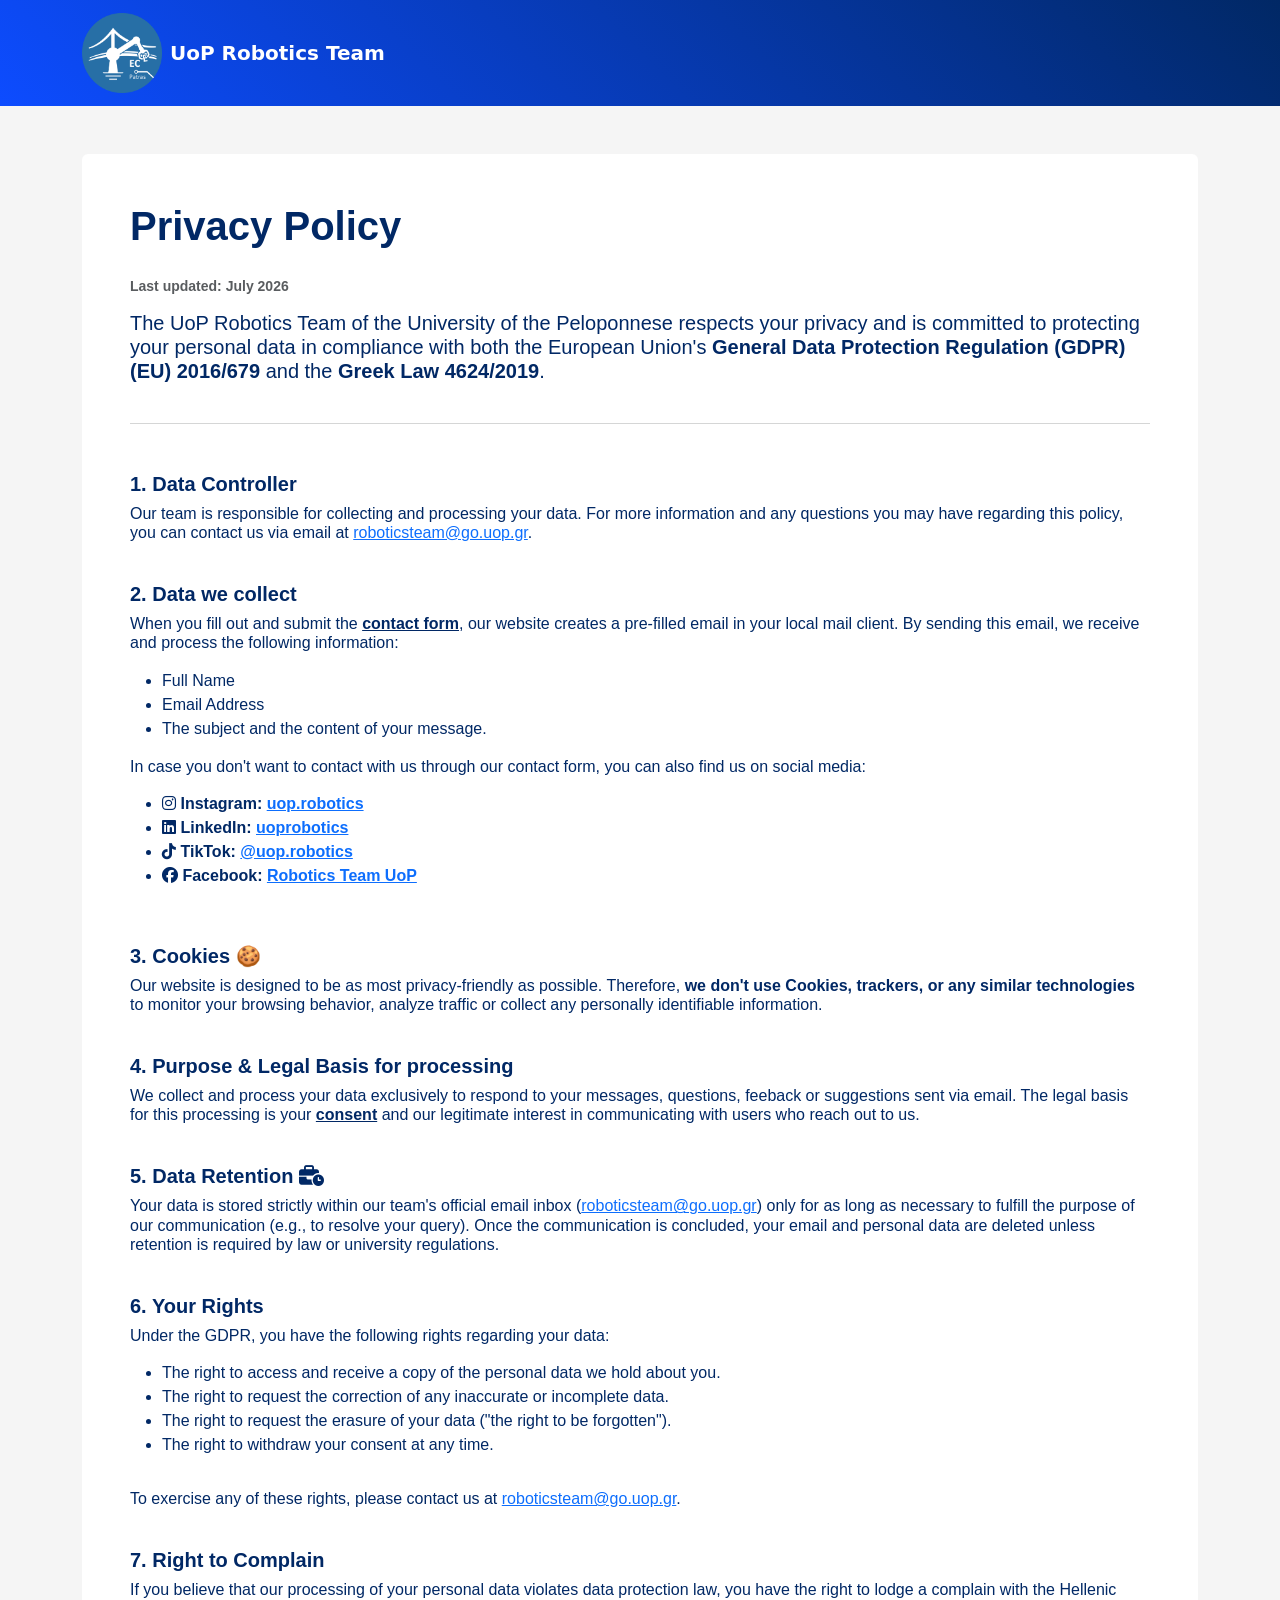
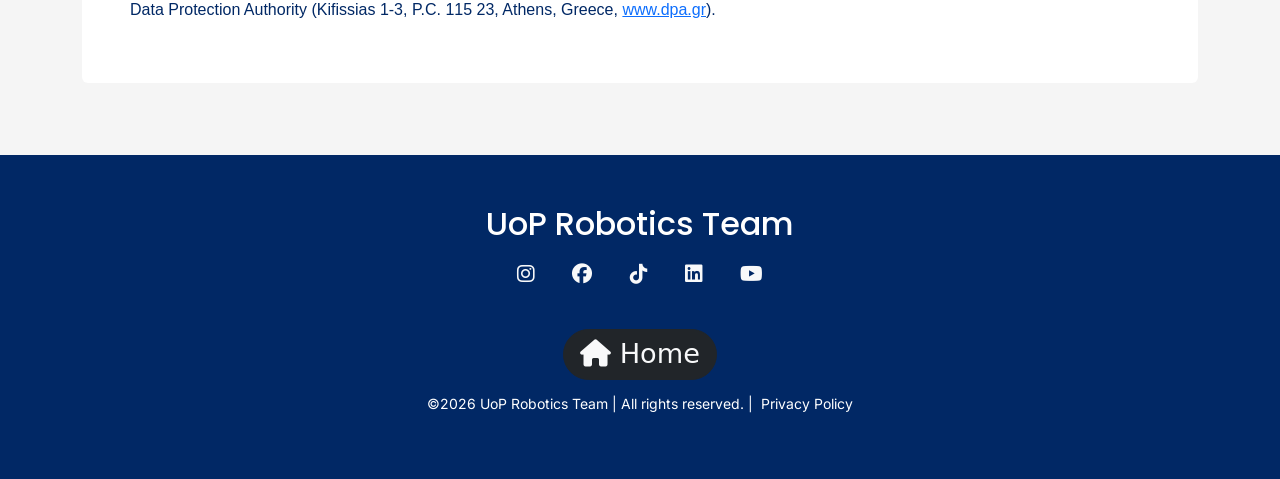
<file: privacy_policy.html>
<!DOCTYPE html>
<html lang="en" data-bs-theme="light">
    <head>
        <meta charset="UTF-8">
        <meta name="viewport" content="width=device-width, initial-scale=1.0">
        <title>Privacy Policy | UoP Robotics Team</title>
        <link rel="icon" href="assets/images/Robotics_Logo.png" type="image/x-icon">
        <!--Fonts-->
        <link rel="stylesheet" href="style.css">
        <link rel="preconnect" href="https://fonts.googleapis.com">
        <link rel="preconnect" href="https://fonts.gstatic.com" crossorigin>
        <link href="https://fonts.googleapis.com/css2?family=Inter:wght@300;400;500&family=Poppins:wght@500;600;700;800&display=swap" rel="stylesheet">
        <!--Bootstrap CSS-->
        <link href="https://cdn.jsdelivr.net/npm/bootstrap@5.3.3/dist/css/bootstrap.min.css" rel="stylesheet">
        <!--FontAwesome-->
        <link rel="stylesheet" href="https://cdnjs.cloudflare.com/ajax/libs/font-awesome/6.4.0/css/all.min.css">
        <script src="https://cdn.jsdelivr.net/npm/bootstrap@5.3.3/dist/js/bootstrap.bundle.min.js"></script>
        <script src="index.js" defer></script>
    </head>
    <body data-bs-spy="scroll" data-bs-target="#navBar">
        <header>
            <nav class="navbar navbar-expand-lg navbar-dark sticky-top reveal" id="navBarPrivacy">
                <div class="container">
                    <a href="index.html" class="navbar-brand d-flex align-items-center">
                        <img src="assets/images/Robotics_Logo.png" alt="Logo" width="80" height="80" class="me-2">
                        <span class="text-white fw-bold text-medium">UoP Robotics Team</span>
                    </a>
                </div>
            </nav>
        </header>
        <main class="reveal">
            <section class="py-5" id="privacy-policy">
                <div class="container my-4 max-width-800 mt-0">
                    <div class="card shadow-md border-0 p-4 p-md-5" id="privacyCard">
                        <h1 class="text-start border-bootom pb-1 mb-4 fw-bold fs-large">Privacy Policy</h1>
                        <p class="text-muted small fw-bold">Last updated: July 2026</p>
                        <p class="lead text-start">
                            The UoP Robotics Team of the University of the Peloponnese respects your privacy and is committed to protecting your personal data 
                            in compliance with both the European Union's <strong class="fw-semibold">General Data Protection Regulation (GDPR) (EU) 2016/679</strong>
                            and the <strong class="fw-semibold">Greek Law 4624/2019</strong>.
                        </p>
                        <hr class="my-4 text-muted">
                        <h3 class="h5 text-start mt-4 fw-semibold">1. Data Controller</h3>
                        <p class="text-start">
                            Our team is responsible for collecting and processing your data. For more information and any questions you may have regarding this policy, you can contact us via email at <a href="mailto:roboticsteam@go.uop.gr">roboticsteam@go.uop.gr</a>.
                        </p>
                        <h3 class="h5 text-start mt-4 fw-semibold">2. Data we collect</h3>
                        <p class="text-start">When you fill out and submit the <strong class="fw-semibold text-decoration-underline">contact form</strong>, our website creates a pre-filled email in your local mail client. By sending this email, we receive and process the following information:</p>
                        <ul class="text-start">
                            <li class="text-start">Full Name</li>
                            <li class="text-start">Email Address</li>
                            <li class="text-start">The subject and the content of your message.</li>
                        </ul>
                        <p class="text-start">
                            In case you don't want to contact with us through our contact form, you can also find us on social media:
                            <ul class="text-start">
                                <li class="fw-semibold"><i class="fa-brands fa-instagram"></i> Instagram: <a href="https://www.instagram.com/uop.robotics?igsh=MWQ4ZG8xd3BpeXg2ZQ==" title="Visit our Instagram page" rel="noopener noreferrer" target="_blank" class="text-primary">uop.robotics</a></li>
                                <li class="fw-semibold"><i class="fa-brands fa-linkedin"></i> LinkedIn: <a href="https://www.linkedin.com/company/uoprobotics/" title="Visit our LinkedIn page" rel="noopener noreferrer" target="_blank" class="text-primary">uoprobotics</a></li>
                                <li class="fw-semibold"><i class="fa-brands fa-tiktok"></i> TikTok: <a href="https://www.tiktok.com/@uoprobotics?_r=1&_t=ZN-968JbPu5ASk" title="Visit our TikTok page" rel="noopener noreferrer" target="_blank" class="text-primary">@uop.robotics</a></li>
                                <li class="fw-semibold"><i class="fa-brands fa-facebook"></i> Facebook: <a href="https://www.facebook.com/share/12LtqVcZXnQ/" title="Visit our Facebook page" rel="noopener noreferrer" target="_blank" class="text-primary">Robotics Team UoP</a></li>
                            </ul>
                        </p>
                        <h3 class="h5 text-start mt-4 fw-semibold">3. Cookies 🍪</h3>
                        <p class="text-start">
                            Our website is designed to be as most privacy-friendly as possible. Therefore, <strong class="fw-semibold">we don't use Cookies, trackers, or any similar technologies</strong> to 
                            monitor your browsing behavior, analyze traffic or collect any personally identifiable information.
                        </p>
                        <h3 class="h5 text-start mt-4 fw-semibold">4. Purpose & Legal Basis for processing</h3>
                        <p class="text-start">
                            We collect and process your data exclusively to respond to your messages, questions, feeback or suggestions 
                            sent via email. The legal basis for this processing is your <strong class="fw-semibold text-decoration-underline">
                            consent</strong> and our legitimate interest in communicating with users who reach out to us.
                        </p>
                        <h3 class="h5 text-start mt-4 fw-semibold">5. Data Retention <i class="fa-solid fa-business-time"></i></h3>
                        <p class="text-start">
                            Your data is stored strictly within our team's official email inbox (<a href="mailto:roboticsteam@go.uop.gr">roboticsteam@go.uop.gr</a>)
                            only for as long as necessary to fulfill the purpose of our communication (e.g., to resolve your query). Once the communication is concluded, your email and personal data are deleted
                            unless retention is required by law or university regulations.
                        </p>
                        <h3 class="h5 text-start mt-4 fw-semibold">6. Your Rights</h3>
                        <p class="text-start">
                           Under the GDPR, you have the following rights regarding your data:
                           <ul class="text-start">
                                <li>The right to access and receive a copy of the personal data we hold about you.</li>
                                <li>The right to request the correction of any inaccurate or incomplete data.</li>
                                <li>The right to request the erasure of your data ("the right to be forgotten").</li>
                                <li>The right to withdraw your consent at any time.</li>
                           </ul>
                        </p>
                        <p class="text-start">
                            To exercise any of these rights, please contact us at <a href="mailto:roboticsteam@go.uop.gr">roboticsteam@go.uop.gr</a>.
                        </p>
                        <h3 class="h5 text-start mt-4 fw-semibold">7. Right to Complain</h3>
                        <p class="text-start">
                            If you believe that our processing of your personal data violates data protection law, you have the right to lodge a complain
                            with the Hellenic Data Protection Authority (Kifissias 1-3, P.C. 115 23, Athens, Greece, <a href="https://www.dpa.gr" target="_blank" rel="noopener" class="text-primary">www.dpa.gr</a>).
                        </p>
                    </div>
                </div>
            </section>
        </main>
        <!--Footer Section-->
        <footer id="footer">
           <div class="container text-center">
                <div class="mb-4 text-white">
                    <h2>UoP Robotics Team</h2>
                    <a href="https://www.instagram.com/uop.robotics?igsh=MWQ4ZG8xd3BpeXg2ZQ==" title="Visit our Instagram page" rel="noopener noreferrer" target="_blank" class="btn btn-outline-primary btn-lg border-0"><i class="fa-brands fa-instagram" id="instagram"></i></a>
                    <a href="https://www.facebook.com/share/12LtqVcZXnQ/" title="Visit our Facebook page" rel="noopener noreferrer" target="_blank" class="btn btn-outline-primary btn-lg border-0"><i class="fa-brands fa-facebook" id="facebook"></i></a>
                    <a href="https://www.tiktok.com/@uoprobotics?_r=1&_t=ZN-968JbPu5ASk" title="Visit our TikTok page" rel="noopener noreferrer" target="_blank" class="btn btn-outline-primary btn-lg border-0"><i class="fa-brands fa-tiktok" id="tiktok"></i></a>
                    <a href="https://www.linkedin.com/company/uoprobotics/" title="Visit our LinkedIn page" rel="noopener noreferrer" target="_blank" class="btn btn-outline-primary btn-lg border-0"><i class="fa-brands fa-linkedin" id="linkedin"></i></a>
                    <a href="https://www.youtube.com/@UoPRoboticsTeam" title="Visit our Youtube channel" rel="noopener noreferrer" target="_blank" class="btn btn-outline-primary btn-lg border-0"><i class="fa-brands fa-youtube" id="youtube"></i></a>
                </div>
                <a href="index.html" id="backHome" class="btn btn-sm mt-2 text-center align-items-center small gap-2 rounded-pill px-3 btn-primary mb-3 bg-dark btn-outline-dark text-light"><i class="fas fa-home"></i> Home</a>
                <p class="text-white small">&copy;2026 UoP Robotics Team | All rights reserved. | <a href="privacy_policy.html" class="text-white text-decoration-none ms-1">Privacy Policy</a></p>
            </div>            
        </footer>          
    </body>
</html>
</file>
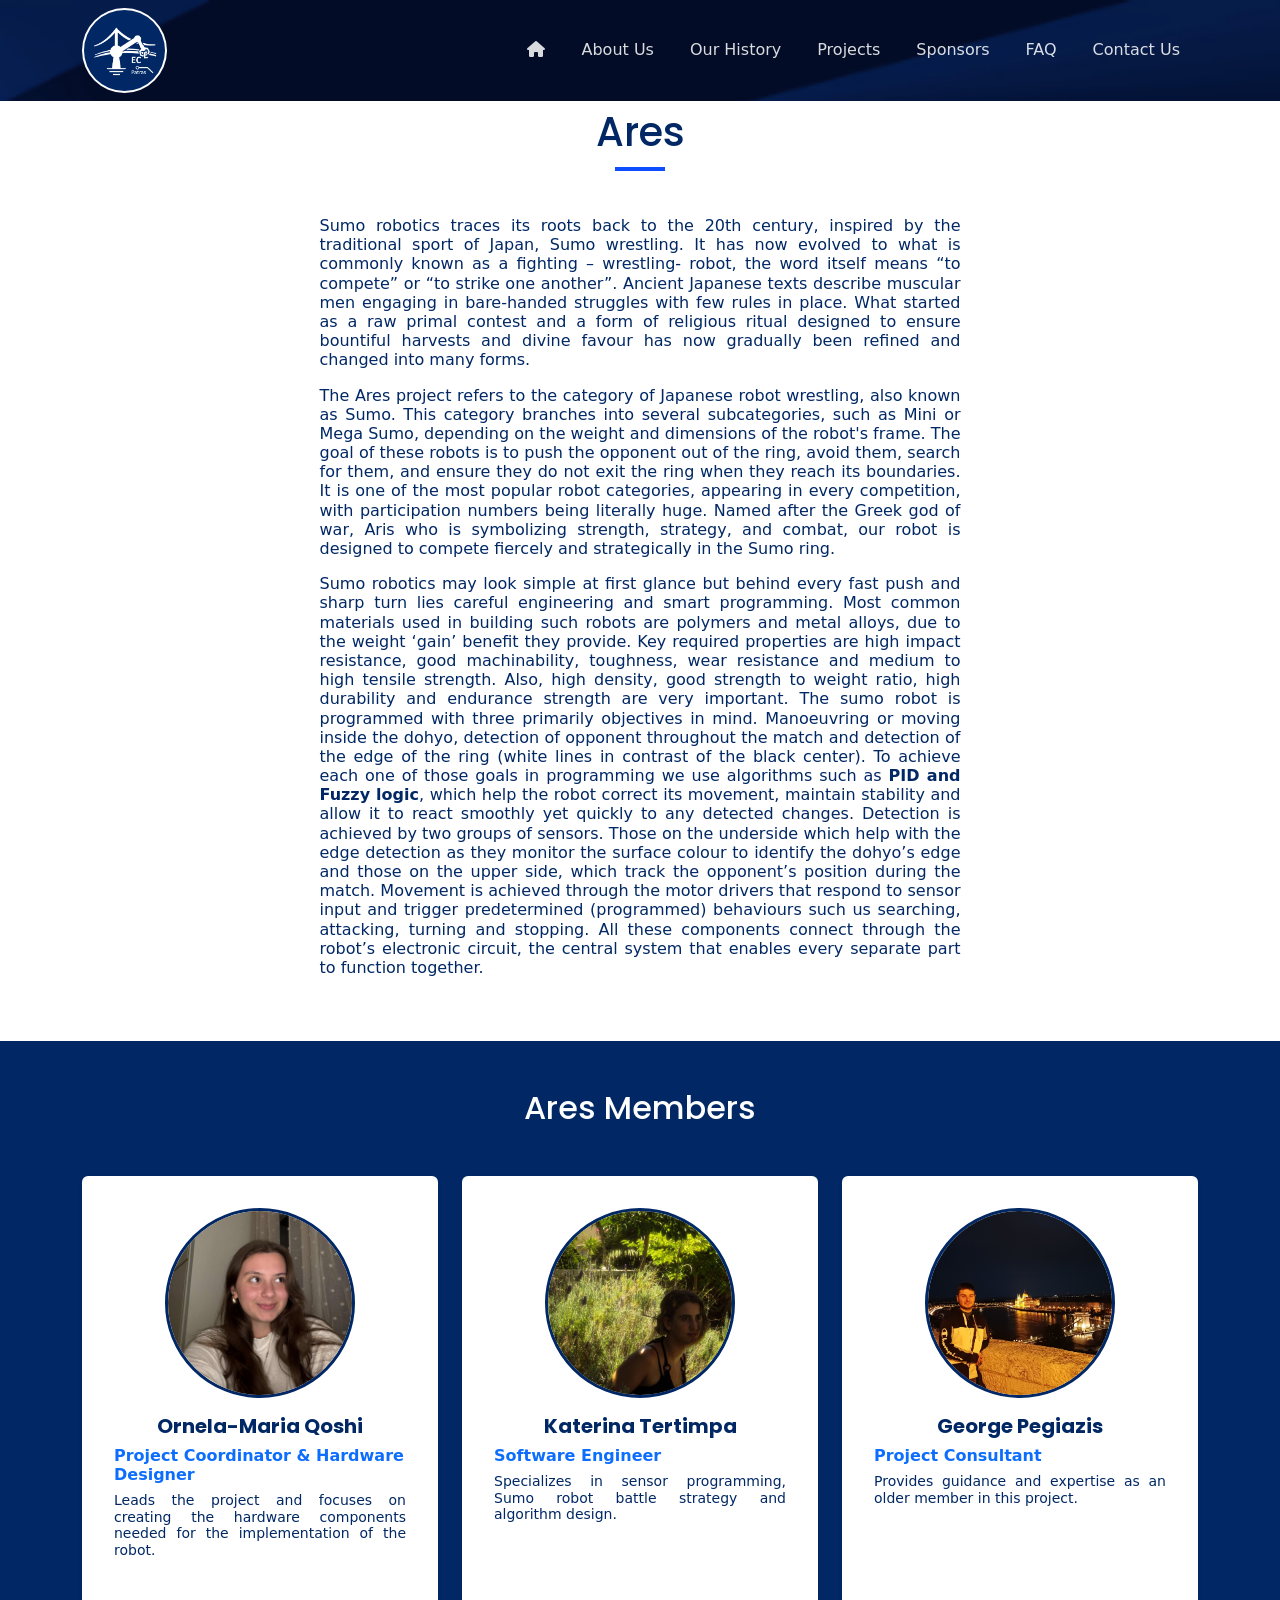
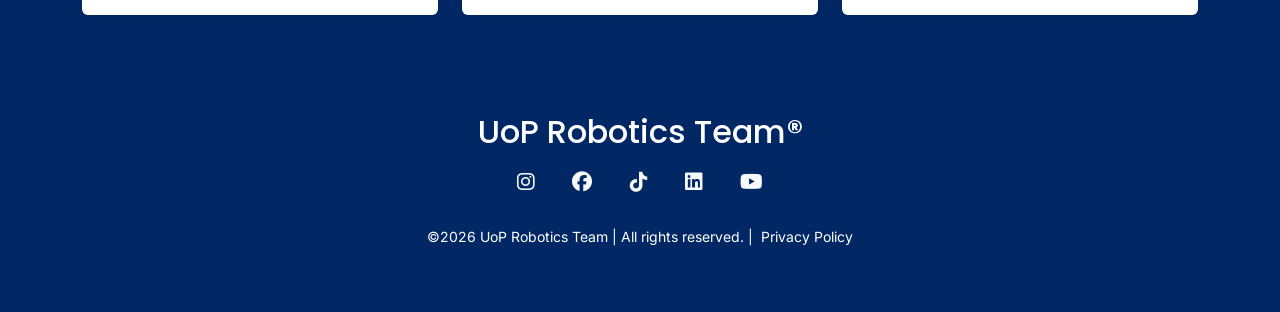
<file: projects/ares.html>
<!DOCTYPE html>
<html lang="en" data-bs-theme="light">
    <head>
        <meta charset="UTF-8">
        <meta name="viewport" content="width=device-width, initial-scale=1.0">
        <title>Project Ares</title>
        <!--Fonts-->
        <link rel="stylesheet" href="../style.css">
        <link rel="preconnect" href="https://fonts.googleapis.com">
        <link rel="preconnect" href="https://fonts.gstatic.com" crossorigin>
        <link href="https://fonts.googleapis.com/css2?family=Inter:wght@300;400;500&family=Poppins:wght@500;600;700;800&display=swap" rel="stylesheet">
        <!--Bootstrap CSS-->
        <link href="https://cdn.jsdelivr.net/npm/bootstrap@5.3.3/dist/css/bootstrap.min.css" rel="stylesheet">
        <!--FontAwesome-->
        <link rel="stylesheet" href="https://cdnjs.cloudflare.com/ajax/libs/font-awesome/6.4.0/css/all.min.css">
        <link rel="icon" href="../assets/images/Robotics_Logo.png" type="image/x-icon">
        <script src="https://cdn.jsdelivr.net/npm/bootstrap@5.3.3/dist/js/bootstrap.bundle.min.js"></script>
        <script src="../index.js" defer></script>
    </head>
    <body data-bs-spy="scroll" data-bs-target="#navBar">
        <nav id="navBar" class="navbar navbar-expand-lg fixed-top custom-navbar navbar-dark">
            <div class="container reveal">
                <div class="photo_1">
                    <a href="../index.html#home" class="navbar-brand"><img src="../assets/images/RoboticsLogo.png" id="photo_1" alt="photo1" class="img-thumbnail" width="85"></a>
                </div>
                <button class="navbar-toggler" type="button" data-bs-target="#navbarNav" title="menu">
                    <span class="navbar-toggler-icon"></span>
                </button>
                <div class="collapse navbar-collapse justify-content-end" id="navbarNav">
                    <ul class="navbar-nav align-items-center">
                        <li class="nav-item"><a class="nav-link" href="../index.html" data-i18n="nav_home" title="Home"><i class="fas fa-home"></i></a></li>
                        <li class="nav-item"><a class="nav-link" href="../index.html#about" data-i18n="nav_about" title="About Us">About Us</a></li>
                        <li class="nav-item"><a class="nav-link" href="../index.html#history" data-i18n="nav_history" title="Our History">Our History</a></li>
                        <li class="nav-item"><a class="nav-link" href="../index.html#projects" data-i18n="nav_projects" title="Projects">Projects</a></li>
                        <li class="nav-item"><a class="nav-link" href="../index.html#sponsors" data-i18n="nav_sponsors" title="Sponsors">Sponsors</a></li>
                        <li class="nav-item"><a class="nav-link" href="../index.html#faq" data-i18n="nav_faq" title="FAQ">FAQ</a></li>
                        <li class="nav-item"><a class="nav-link" href="../index.html#contact" data-i18n="nav_contact" title="Contact Us">Contact Us</a></li>
                    </ul>
                </div>
            </div>
        </nav>
        <section id="ares-project" class="py-5 reveal">
            <div class="container">
                <div class="row align-items-center justify-content-center">
                    <div class="col-12 col-lg-7">
                        <h1 class="section-title reveal " data-i18n="nav_about">Ares</h1>
                        <p class="medium" data-i18n="proj2_desc">
                        Sumo robotics traces its roots back to the 20th century, inspired by the traditional
                        sport of Japan, Sumo wrestling. It has now evolved to what is commonly known as a
                        fighting – wrestling- robot, the word itself means “to compete” or “to strike one
                        another”. Ancient Japanese texts describe muscular men engaging in bare-handed
                        struggles with few rules in place. What started as a raw primal contest and a form of
                        religious ritual designed to ensure bountiful harvests and divine favour has now
                        gradually been refined and changed into many forms.
                        </p>
                        <p class="medium" data-i18n="proj2_desc">
                        The Ares project refers to the category of Japanese robot wrestling, also known as Sumo. This category branches into several subcategories, such as Mini or Mega Sumo, depending on the weight and dimensions of the robot's frame. 
                        The goal of these robots is to push the opponent out of the ring, avoid them, search for them, and ensure they do not exit the ring when they reach its boundaries. It is one of the most popular robot categories, appearing in every competition, 
                        with participation numbers being literally huge. Named after the Greek god of war, Aris who is symbolizing strength, strategy, and combat, our robot is designed to compete fiercely and strategically in the Sumo ring.
                        </p>
                        <p class="medium" data-i18n="proj2_desc">
                        Sumo robotics may look simple at first glance but behind every fast push and sharp
                        turn lies careful engineering and smart programming. Most common materials used
                        in building such robots are polymers and metal alloys, due to the weight ‘gain’ benefit
                        they provide. Key required properties are high impact resistance, good machinability,
                        toughness, wear resistance and medium to high tensile strength. Also, high density,
                        good strength to weight ratio, high durability and endurance strength are very
                        important. The sumo robot is programmed with three primarily objectives in mind.
                        Manoeuvring or moving inside the dohyo, detection of opponent throughout the
                        match and detection of the edge of the ring (white lines in contrast of the black
                        center). To achieve each one of those goals in programming we use algorithms such
                        as <strong>PID and Fuzzy logic</strong>, which help the robot correct its movement, maintain stability
                        and allow it to react smoothly yet quickly to any detected changes. Detection is
                        achieved by two groups of sensors. Those on the underside which help with the
                        edge detection as they monitor the surface colour to identify the dohyo’s edge and
                        those on the upper side, which track the opponent’s position during the match.
                        Movement is achieved through the motor drivers that respond to sensor input and
                        trigger predetermined (programmed) behaviours such us searching, attacking,
                        turning and stopping. All these components connect through the robot’s electronic
                        circuit, the central system that enables every separate part to function together.
                        </p> 
                    </div>
                </div>
            </div>
        </section>
        <section class="py-5" id="project-team-ares">
            <div class="container reveal">
                <h2 class="text-center mb-5">Ares Members</h2>
                <div class="row g-4 justify-content-center">
                    <div class="col-lg-4 col-mb-6 reveal active">
                        <div class="card team-member-card h-100 shadow-sm border-0 p-3">
                            <img src="../assets/images/Ornela.jpg" alt="member" class="rounded-circle mx-auto mt-3" >
                            <div class="card-body text-center">
                                <h5 class="card-title fw-bold">Ornela-Maria Qoshi</h5>
                                <p class="mb-2 fw-bold text-primary text-start">Project Coordinator & Hardware Designer</p>
                                <p class="small justify-content mb-4">Leads the project and focuses on creating the hardware components needed for the implementation of the robot.</p>
                            </div>
                        </div>
                    </div>
                    <div class="col-lg-4 col-mb-6 reveal active">
                        <div class="card team-member-card h-100 shadow-sm border-0 p-3">
                            <img src="../assets/images/Katerina.jpg" alt="member" class="rounded-circle mx-auto mt-3" >
                            <div class="card-body text-center">
                                <h5 class="card-title fw-bold">Katerina Tertimpa</h5>
                                <p class="mb-2 fw-bold text-primary">Software Engineer</p>
                                <p class="small justify-content mb-4">Specializes in sensor programming, Sumo robot battle strategy and algorithm design.</p>
                            </div>
                        </div>
                    </div>
                    <div class="col-lg-4 col-mb-6 reveal active left">
                        <div class="card team-member-card h-100 shadow-sm border-0 p-3">
                            <img src="../assets/images/pegiazis.jpg" alt="member" class="rounded-circle mx-auto mt-3">
                            <div class="card-body text-center">
                                <h5 class="card-title fw-bold">George Pegiazis</h5>
                                <p class="mb-2 fw-bold text-primary">Project Consultant</p>
                                <p class="small justify-content mb-4">Provides guidance and expertise as an older member in this project.</p>
                            </div>
                        </div>
                    </div>
                </div>
            </div>
        </section>
        <footer id="footer">
           <div class="container text-center">
                <div class="mb-4 text-white">
                    <h2>UoP Robotics Team®</h2>
                    <a href="https://www.instagram.com/uop.robotics?igsh=MWQ4ZG8xd3BpeXg2ZQ==" title="Visit our Instagram page" rel="noopener noreferrer" target="_blank" class="btn btn-outline-primary btn-lg border-0"><i class="fa-brands fa-instagram" id="instagram"></i></a>
                    <a href="https://www.facebook.com/share/12LtqVcZXnQ/" title="Visit our Facebook page" rel="noopener noreferrer" target="_blank" class="btn btn-outline-primary btn-lg border-0"><i class="fa-brands fa-facebook" id="facebook"></i></a>
                    <a href="https://www.tiktok.com/@uoprobotics?_r=1&_t=ZN-968JbPu5ASk" title="Visit our TikTok page" rel="noopener noreferrer" target="_blank" class="btn btn-outline-primary btn-lg border-0"><i class="fa-brands fa-tiktok" id="tiktok"></i></a>
                    <a href="https://www.linkedin.com/company/uoprobotics/" title="Visit our LinkedIn page" rel="noopener noreferrer" target="_blank" class="btn btn-outline-primary btn-lg border-0"><i class="fa-brands fa-linkedin" id="linkedin"></i></a>
                    <a href="https://www.youtube.com/@UoPRoboticsTeam" title="Visit our Youtube channel" rel="noopener noreferrer" target="_blank" class="btn btn-outline-primary btn-lg border-0"><i class="fa-brands fa-youtube" id="youtube"></i></a>
                </div>
                <p class="text-white small">&copy;2026 UoP Robotics Team | All rights reserved. | <a href="../privacy_policy.html" class="text-white text-decoration-none ms-1">Privacy Policy</a>
                </p>
            </div>            
        </footer>          
    </body>
</html>
</file>
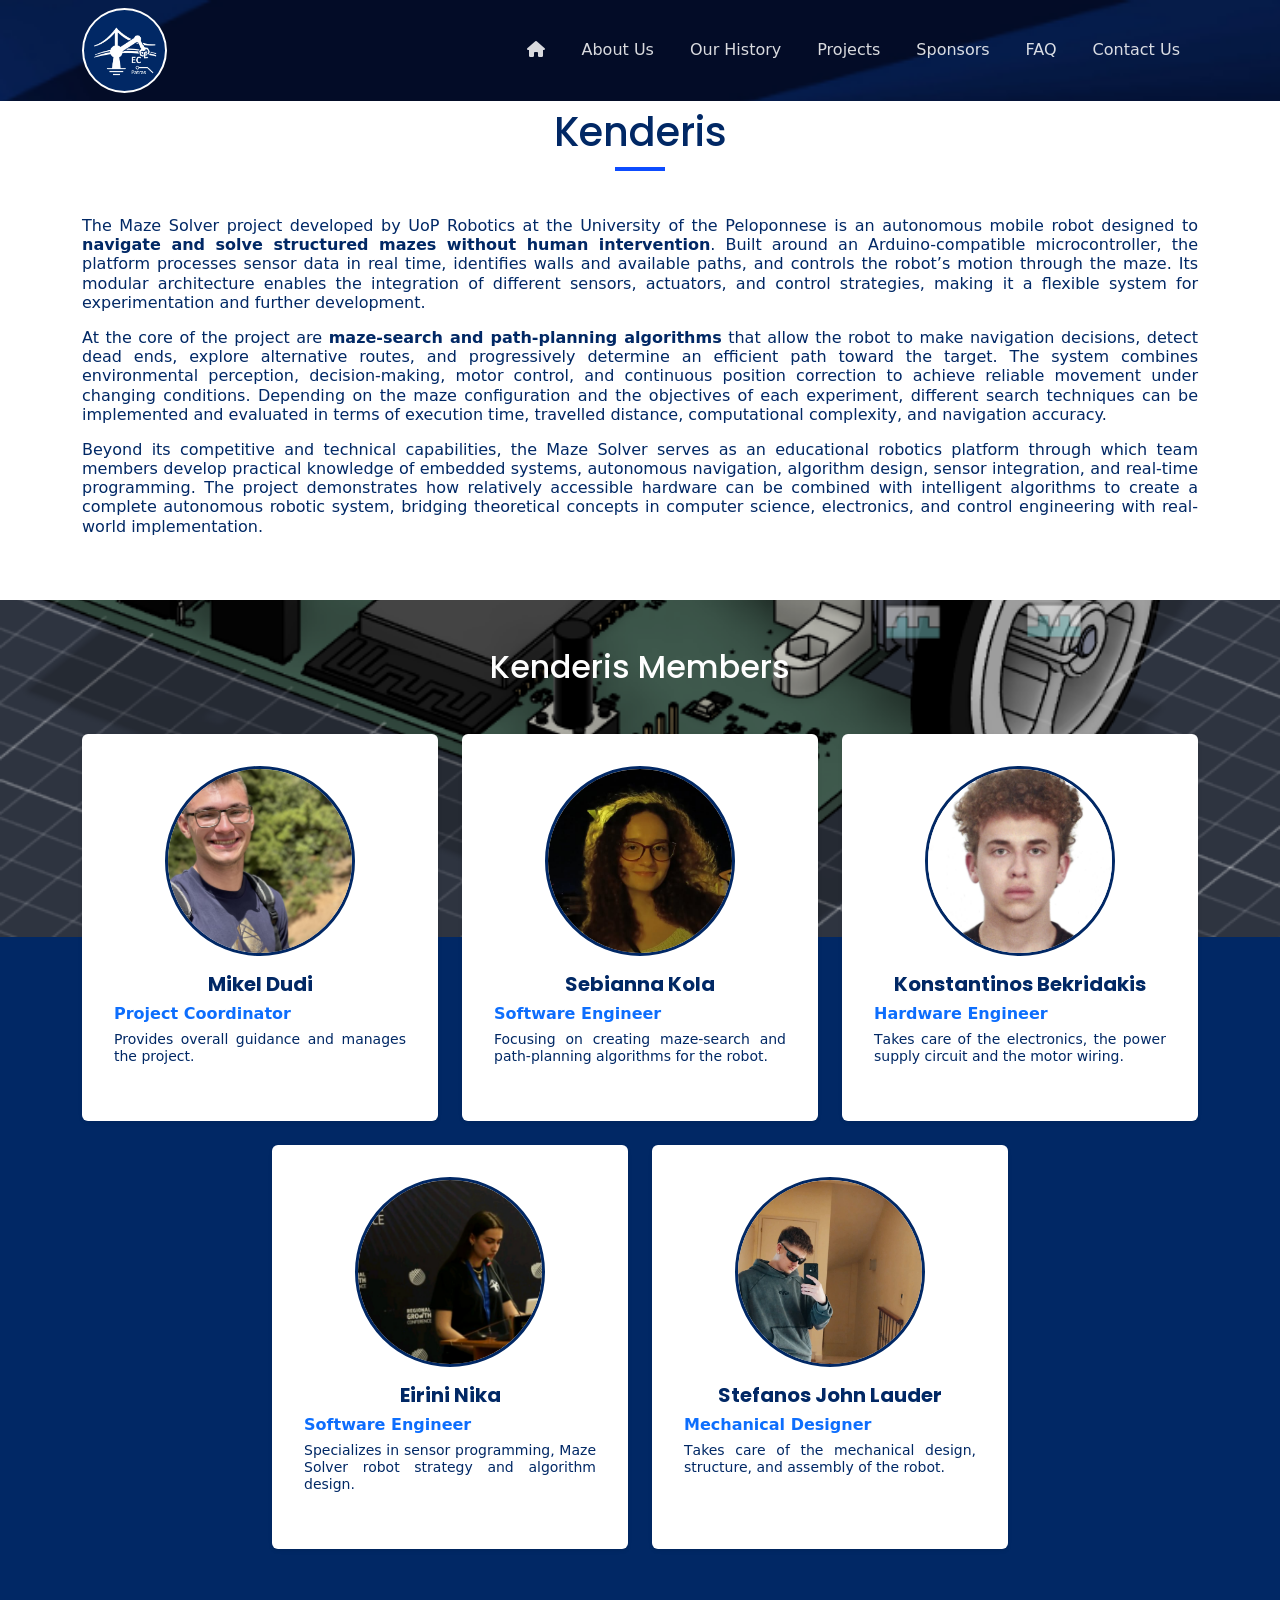
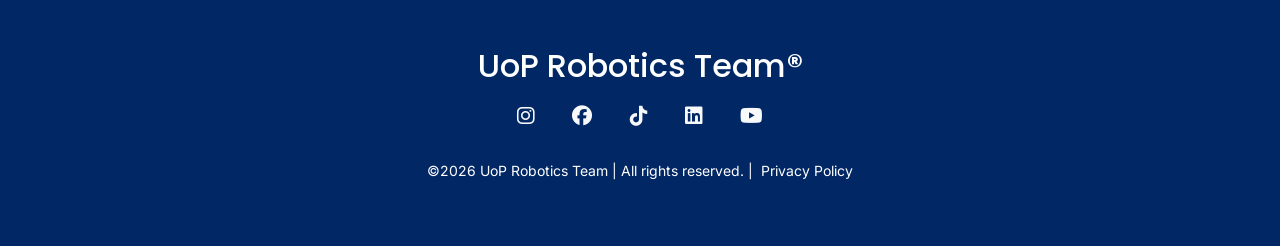
<file: projects/kenderis.html>
<!DOCTYPE html>
<html lang="en" data-bs-theme="light">
    <head>
        <meta charset="UTF-8">
        <meta name="viewport" content="width=device-width, initial-scale=1.0">
        <title>Project Kenderis</title>
        <!--Fonts-->
        <link rel="stylesheet" href="../style.css">
        <link rel="preconnect" href="https://fonts.googleapis.com">
        <link rel="preconnect" href="https://fonts.gstatic.com" crossorigin>
        <link href="https://fonts.googleapis.com/css2?family=Inter:wght@300;400;500&family=Poppins:wght@500;600;700;800&display=swap" rel="stylesheet">
        <!--Bootstrap CSS-->
        <link href="https://cdn.jsdelivr.net/npm/bootstrap@5.3.3/dist/css/bootstrap.min.css" rel="stylesheet">
        <!--FontAwesome-->
        <link rel="stylesheet" href="https://cdnjs.cloudflare.com/ajax/libs/font-awesome/6.4.0/css/all.min.css">
        <link rel="icon" href="../assets/images/Robotics_Logo.png" type="image/x-icon">
        <script src="https://cdn.jsdelivr.net/npm/bootstrap@5.3.3/dist/js/bootstrap.bundle.min.js"></script>
        <script src="../index.js" defer></script>
    </head>
    <body data-bs-spy="scroll" data-bs-target="#navBar">
        <nav id="navBar" class="navbar navbar-expand-lg fixed-top custom-navbar navbar-dark">
            <div class="container reveal">
                <div class="photo_1">
                    <a href="../index.html#home" class="navbar-brand"><img src="../assets/images/RoboticsLogo.png" id="photo_1" alt="photo1" class="img-thumbnail" width="85"></a>
                </div>
                <button class="navbar-toggler" type="button" data-bs-target="#navbarNav" title="menu">
                    <span class="navbar-toggler-icon"></span>
                </button>
                <div class="collapse navbar-collapse justify-content-end" id="navbarNav">
                    <ul class="navbar-nav align-items-center">
                        <li class="nav-item"><a class="nav-link" href="../index.html" data-i18n="nav_home" title="Home"><i class="fas fa-home"></i></a></li>
                        <li class="nav-item"><a class="nav-link" href="../index.html#about" data-i18n="nav_about" title="About Us">About Us</a></li>
                        <li class="nav-item"><a class="nav-link" href="../index.html#history" data-i18n="nav_history" title="Our History">Our History</a></li>
                        <li class="nav-item"><a class="nav-link" href="../index.html#projects" data-i18n="nav_projects" title="Projects">Projects</a></li>
                        <li class="nav-item"><a class="nav-link" href="../index.html#sponsors" data-i18n="nav_sponsors" title="Sponsors">Sponsors</a></li>
                        <li class="nav-item"><a class="nav-link" href="../index.html#faq" data-i18n="nav_faq" title="FAQ">FAQ</a></li>
                        <li class="nav-item"><a class="nav-link" href="../index.html#contact" data-i18n="nav_contact" title="Contact Us">Contact Us</a></li>
                    </ul>
                </div>
            </div>
        </nav>
        <section id="kenderis-project" class="py-5 reveal">
            <div class="container">
                <div class="row align-items-center">
                    <h1 class="section-title reveal " data-i18n="nav_about">Kenderis</h1>
                    <p class="medium" data-i18n="proj4_desc">
                        The Maze Solver project developed by UoP Robotics at the University of the Peloponnese is an autonomous mobile robot designed to <strong>navigate and solve structured mazes without human intervention</strong>. 
                        Built around an Arduino-compatible microcontroller, the platform processes sensor data in real time, identifies walls and available paths, and controls the robot’s motion through the maze. 
                        Its modular architecture enables the integration of different sensors, actuators, and control strategies, making it a flexible system for experimentation and further development.
                    </p>
                    <p class="medium" data-i18n="proj4_desc">
                        At the core of the project are <strong>maze-search and path-planning algorithms</strong> that allow the robot to make navigation decisions, detect dead ends, explore alternative routes, and progressively determine
                        an efficient path toward the target. The system combines environmental perception, decision-making, motor control, and continuous position correction to achieve reliable movement under changing conditions. 
                        Depending on the maze configuration and the objectives of each experiment, different search techniques can be implemented and evaluated in terms of execution time, travelled distance, computational complexity, 
                        and navigation accuracy.
                    </p>
                    <p class="medium" data-i18n="proj4_desc">
                        Beyond its competitive and technical capabilities, the Maze Solver serves as an educational robotics platform through which team members develop practical knowledge of embedded systems, autonomous navigation,
                        algorithm design, sensor integration, and real-time programming. The project demonstrates how relatively accessible hardware can be combined with intelligent algorithms to create a complete autonomous robotic system, 
                        bridging theoretical concepts in computer science, electronics, and control engineering with real-world implementation.
                    </p>
                </div>
            </div>
        </section>
        <section class="py-5" id="project-team-kenderis">
            <div class="container reveal">
                <h2 class="text-center mb-5">Kenderis Members</h2>
                <div class="row g-4 justify-content-center">
                    <div class="col-lg-4 col-mb-6 reveal active">
                        <div class="card team-member-card h-100 shadow-sm border-0 p-3">
                            <img src="../assets/images/Mikel_Dudi.jpg" alt="member" class="rounded-circle mx-auto mt-3">
                            <div class="card-body text-center">
                                <h5 class="card-title fw-bold">Mikel Dudi</h5>
                                <p class="mb-2 fw-bold text-primary">Project Coordinator</p>
                                <p class="small justify-content mb-4">Provides overall guidance and manages the project.</p>
                            </div>
                        </div>
                    </div>
                    <div class="col-lg-4 col-mb-6 reveal active">
                        <div class="card team-member-card h-100 shadow-sm border-0 p-3">
                            <img src="../assets/images/sebiana.jpg" alt="member" class="rounded-circle mx-auto mt-3">
                            <div class="card-body text-center">
                                <h5 class="card-title fw-bold">Sebianna Kola</h5>
                                <p class="mb-2 fw-bold text-primary">Software Engineer</p>
                                <p class="small justify-content mb-4">Focusing on creating maze-search and path-planning algorithms for the robot. </p>
                            </div>
                        </div>
                    </div>
                    <div class="col-lg-4 col-mb-6 reveal active">
                        <div class="card team-member-card h-100 shadow-sm border-0 p-3">
                            <img src="../assets/images/Bekridakis.jpg" alt="member" class="rounded-circle mx-auto mt-3">
                            <div class="card-body text-center">
                                <h5 class="card-title fw-bold">Konstantinos Bekridakis</h5>
                                <p class="mb-2 fw-bold text-primary">Hardware Engineer</p>
                                <p class="small justify-content mb-4">Τakes care of the electronics, the power supply circuit and the motor wiring.</p>
                            </div>
                        </div>
                    </div>
                    <div class="col-lg-4 col-mb-6 reveal active">
                        <div class="card team-member-card h-100 shadow-sm border-0 p-3">
                            <img src="../assets/images/eirini.png" alt="member" class="rounded-circle mx-auto mt-3">
                            <div class="card-body text-center">
                                <h5 class="card-title fw-bold">Eirini Nika</h5>
                                <p class="mb-2 fw-bold text-primary">Software Engineer</p>
                                <p class="small justify-content mb-4">Specializes in sensor programming, Maze Solver robot strategy and algorithm design.</p>
                            </div>
                        </div>
                    </div> 
                    <div class="col-lg-4 col-mb-6 reveal active">
                        <div class="card team-member-card h-100 shadow-sm border-0 p-3">
                            <img src="../assets/images/Stefen_Lauder.jpg" alt="member" class="rounded-circle mx-auto mt-3">
                            <div class="card-body text-center">
                                <h5 class="card-title fw-bold">Stefanos John Lauder</h5>
                                <p class="mb-2 fw-bold text-primary">Mechanical Designer</p>
                                <p class="small justify-content mb-4">Τakes care of the mechanical design, structure, and assembly of the robot.</p>
                            </div>
                        </div>
                    </div>
                </div>
            </div>
        </section>
        <footer id="footer">
           <div class="container text-center">
                <div class="mb-4 text-white">
                    <h2>UoP Robotics Team®</h2>
                    <a href="https://www.instagram.com/uop.robotics?igsh=MWQ4ZG8xd3BpeXg2ZQ==" title="Visit our Instagram page" rel="noopener noreferrer" target="_blank" class="btn btn-outline-primary btn-lg border-0"><i class="fa-brands fa-instagram" id="instagram"></i></a>
                    <a href="https://www.facebook.com/share/12LtqVcZXnQ/" title="Visit our Facebook page" rel="noopener noreferrer" target="_blank" class="btn btn-outline-primary btn-lg border-0"><i class="fa-brands fa-facebook" id="facebook"></i></a>
                    <a href="https://www.tiktok.com/@uoprobotics?_r=1&_t=ZN-968JbPu5ASk" title="Visit our TikTok page" rel="noopener noreferrer" target="_blank" class="btn btn-outline-primary btn-lg border-0"><i class="fa-brands fa-tiktok" id="tiktok"></i></a>
                    <a href="https://www.linkedin.com/company/uoprobotics/" title="Visit our LinkedIn page" rel="noopener noreferrer" target="_blank" class="btn btn-outline-primary btn-lg border-0"><i class="fa-brands fa-linkedin" id="linkedin"></i></a>
                    <a href="https://www.youtube.com/@UoPRoboticsTeam" title="Visit our Youtube channel" rel="noopener noreferrer" target="_blank" class="btn btn-outline-primary btn-lg border-0"><i class="fa-brands fa-youtube" id="youtube"></i></a>
                </div>
                <p class="text-white small">&copy;2026 UoP Robotics Team | All rights reserved. | <a href="../privacy_policy.html" class="text-white text-decoration-none ms-1">Privacy Policy</a>
                </p>
            </div>            
        </footer>                   
    </body>
</html>
</file>
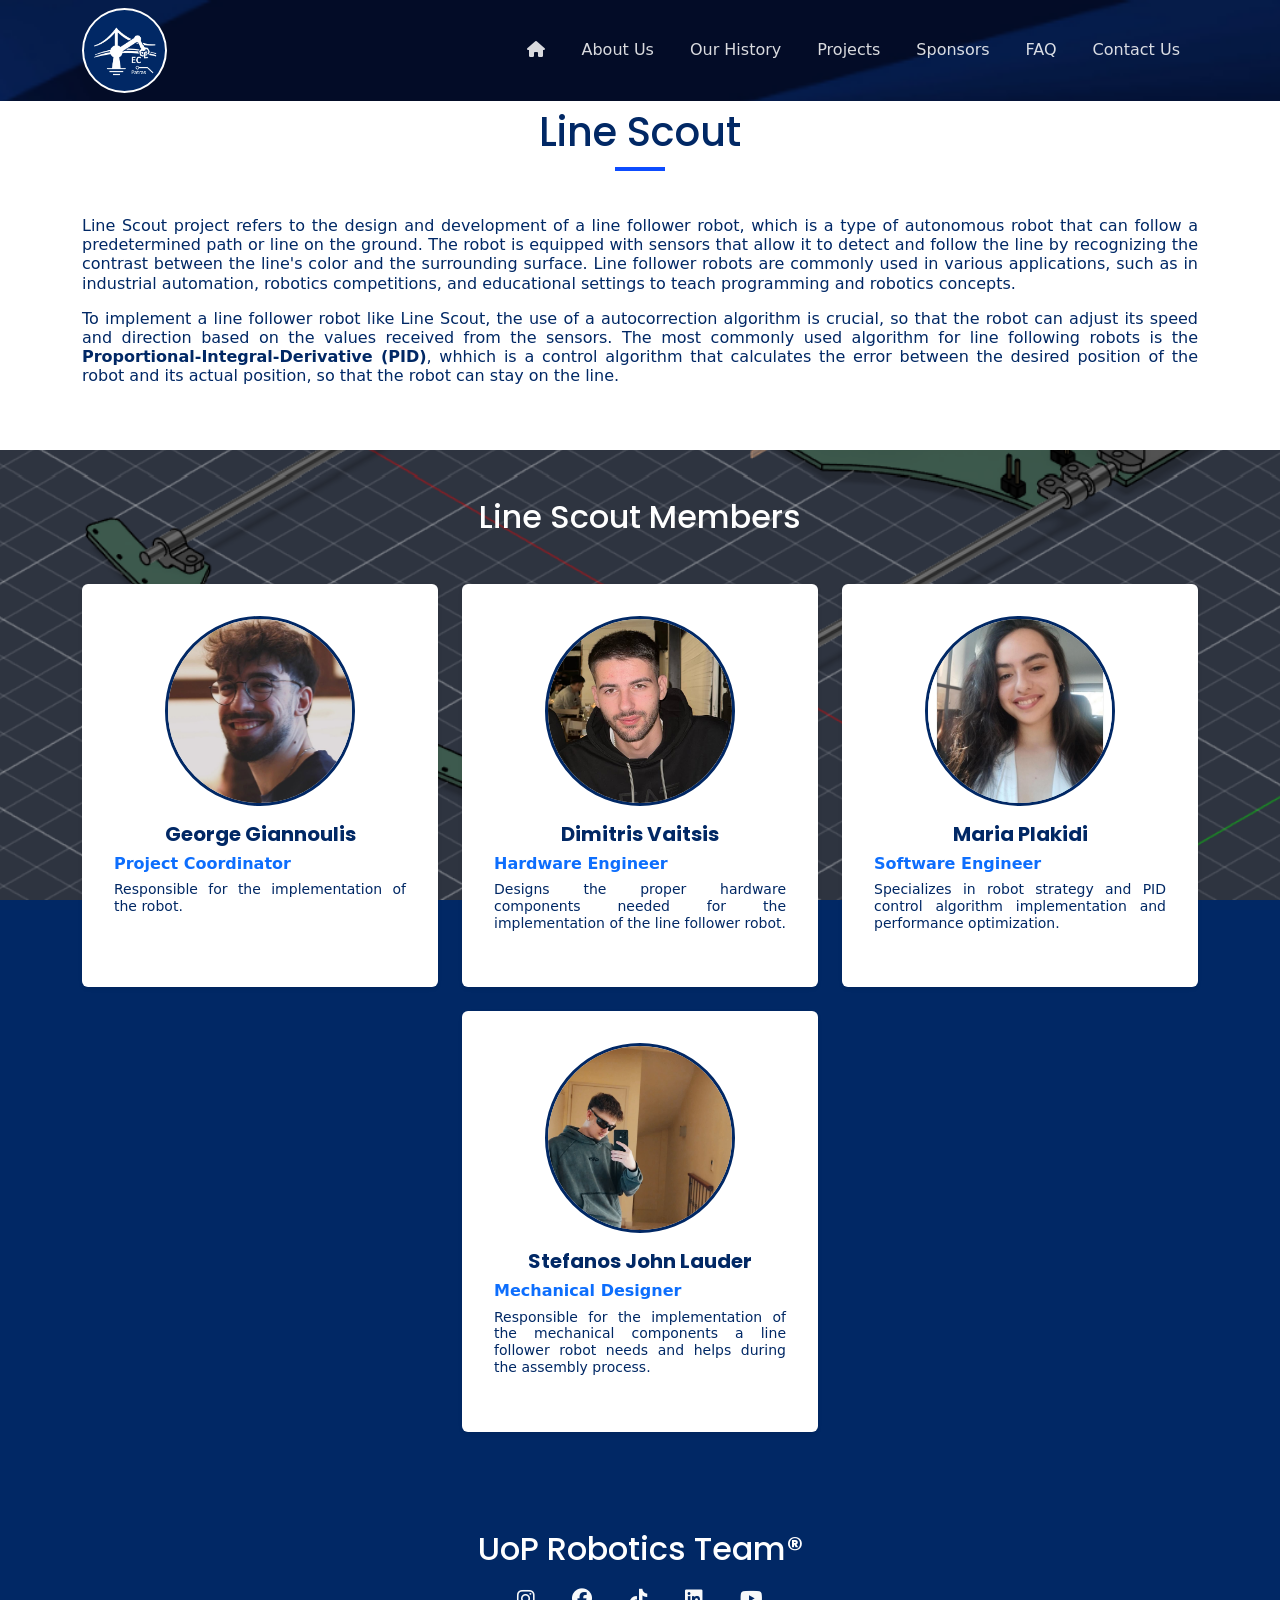
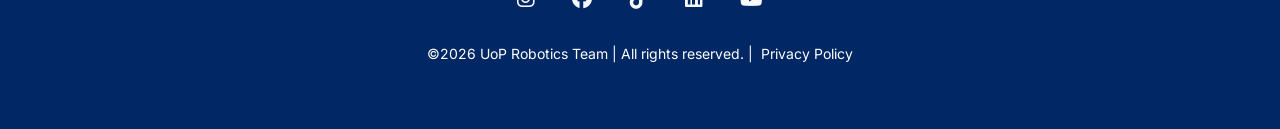
<file: projects/line-scout.html>
<!DOCTYPE html>
<html lang="en" data-bs-theme="light">
    <head>
        <meta charset="UTF-8">
        <meta name="viewport" content="width=device-width, initial-scale=1.0">
        <title>Project Line Scout</title>
        <!--Fonts-->
        <link rel="stylesheet" href="../style.css">
        <link rel="preconnect" href="https://fonts.googleapis.com">
        <link rel="preconnect" href="https://fonts.gstatic.com" crossorigin>
        <link href="https://fonts.googleapis.com/css2?family=Inter:wght@300;400;500&family=Poppins:wght@500;600;700;800&display=swap" rel="stylesheet">
        <!--Bootstrap CSS-->
        <link href="https://cdn.jsdelivr.net/npm/bootstrap@5.3.3/dist/css/bootstrap.min.css" rel="stylesheet">
        <!--FontAwesome-->
        <link rel="stylesheet" href="https://cdnjs.cloudflare.com/ajax/libs/font-awesome/6.4.0/css/all.min.css">
        <link rel="icon" href="../assets/images/Robotics_Logo.png" type="image/x-icon">
        <script src="https://cdn.jsdelivr.net/npm/bootstrap@5.3.3/dist/js/bootstrap.bundle.min.js"></script>
        <script src="../index.js" defer></script>
    </head>
    <body data-bs-spy="scroll" data-bs-target="#navBar">
        <nav id="navBar" class="navbar navbar-expand-lg fixed-top custom-navbar navbar-dark">
            <div class="container reveal">
                <div class="photo_1">
                    <a href="../index.html#home" class="navbar-brand"><img src="../assets/images/RoboticsLogo.png" id="photo_1" alt="photo1" class="img-thumbnail" width="85"></a>
                </div>
                <button class="navbar-toggler" type="button" data-bs-target="#navbarNav" title="menu">
                    <span class="navbar-toggler-icon"></span>
                </button>
                <div class="collapse navbar-collapse justify-content-end" id="navbarNav">
                    <ul class="navbar-nav align-items-center">
                        <li class="nav-item"><a class="nav-link" href="../index.html" data-i18n="nav_home" title="Home"><i class="fas fa-home"></i></a></li>
                        <li class="nav-item"><a class="nav-link" href="../index.html#about" data-i18n="nav_about" title="About Us">About Us</a></li>
                        <li class="nav-item"><a class="nav-link" href="../index.html#history" data-i18n="nav_history" title="Our History">Our History</a></li>
                        <li class="nav-item"><a class="nav-link" href="../index.html#projects" data-i18n="nav_projects" title="Projects">Projects</a></li>
                        <li class="nav-item"><a class="nav-link" href="../index.html#sponsors" data-i18n="nav_sponsors" title="Sponsors">Sponsors</a></li>
                        <li class="nav-item"><a class="nav-link" href="../index.html#faq" data-i18n="nav_faq" title="FAQ">FAQ</a></li>
                        <li class="nav-item"><a class="nav-link" href="../index.html#contact" data-i18n="nav_contact" title="Contact Us">Contact Us</a></li>
                    </ul>
                </div>
            </div>
        </nav>
        <section id="line-scout-project" class="py-5 reveal">
            <div class="container">
                <div class="row align-items-center justify-content-center">
                    <h1 class="section-title reveal " data-i18n="nav_about">Line Scout</h1>
                    <p class="medium" data-i18n="proj3_desc">
                    Line Scout project refers to the design and development of a line follower robot,
                    which is a type of autonomous robot that can follow a predetermined path or line on the ground.
                    The robot is equipped with sensors that allow it to detect and follow the line by recognizing
                    the contrast between the line's color and the surrounding surface. Line follower robots are
                    commonly used in various applications, such as in industrial automation, robotics competitions,
                    and educational settings to teach programming and robotics concepts.
                    </p>
                    <p class="medium" data-i18n="proj3_desc">
                        To implement a line follower robot like Line Scout, the use of a autocorrection algorithm is crucial, so that
                        the robot can adjust its speed and direction based on the values received from the sensors. The most commonly used
                        algorithm for line following robots is the <strong>Proportional-Integral-Derivative (PID)</strong>, whhich is a
                        control algorithm that calculates the error between the desired position of the robot and its actual position, so that
                        the robot can stay on the line.
                    </p>
                </div>
            </div>
        </section>
        <section class="py-5" id="project-team-line-scout">
            <div class="container reveal">
                <h2 class="text-center mb-5">Line Scout Members</h2>
                <div class="row g-4 justify-content-center">
                    <div class="col-lg-4 col-mb-6 reveal active">
                        <div class="card team-member-card h-100 shadow-sm border-0 p-3">
                            <img src="../assets/images/Giannoulis.jpg" alt="member" class="rounded-circle mx-auto mt-3">
                            <div class="card-body text-center">
                                <h5 class="card-title fw-bold">George Giannoulis</h5>
                                <p class="mb-2 fw-bold text-primary">Project Coordinator</p>
                                <p class="small justify-content mb-4">Responsible for the implementation of the robot.</p>
                            </div>
                        </div>
                    </div>
                    <div class="col-lg-4 col-mb-6 reveal active">
                        <div class="card team-member-card h-100 shadow-sm border-0 p-3">
                            <img src="../assets/images/dimitris.jpg" alt="member" class="rounded-circle mx-auto mt-3">
                            <div class="card-body text-center">
                                <h5 class="card-title fw-bold">Dimitris Vaitsis</h5>
                                <p class="mb-2 fw-bold text-primary">Hardware Engineer</p>
                                <p class="small justify-content mb-4">Designs the proper hardware components needed for the implementation of the line follower robot.</p>
                            </div>
                        </div>
                    </div>
                    <div class="col-lg-4 col-mb-6 reveal active">
                        <div class="card team-member-card h-100 shadow-sm border-0 p-3">
                            <img src="../assets/images/maria_plakidi.jpg" alt="member" class="rounded-circle mx-auto mt-3">
                            <div class="card-body text-center">
                                <h5 class="card-title fw-bold">Maria Plakidi</h5>
                                <p class="mb-2 fw-bold text-primary">Software Engineer</p>
                                <p class="small justify-content mb-4">Specializes in robot strategy and PID control algorithm implementation and performance optimization.</p>
                            </div>
                        </div>
                    </div>
                    <div class="col-lg-4 col-mb-6 reveal active">
                        <div class="card team-member-card h-100 shadow-sm border-0 p-3">
                            <img src="../assets/images/Stefen_Lauder.jpg" alt="member" class="rounded-circle mx-auto mt-3">
                            <div class="card-body text-center">
                                <h5 class="card-title fw-bold">Stefanos John Lauder</h5>
                                <p class="mb-2 fw-bold text-primary">Mechanical Designer</p>
                                <p class="small justify-content mb-4">Responsible for the implementation of the mechanical components a line follower robot needs and helps during the assembly process.</p>
                            </div>
                        </div>
                    </div>
                </div>
            </div>
        </section>
        <footer id="footer">
           <div class="container text-center">
                <div class="mb-4 text-white">
                    <h2>UoP Robotics Team®</h2>
                    <a href="https://www.instagram.com/uop.robotics?igsh=MWQ4ZG8xd3BpeXg2ZQ==" title="Visit our Instagram page" rel="noopener noreferrer" target="_blank" class="btn btn-outline-primary btn-lg border-0"><i class="fa-brands fa-instagram" id="instagram"></i></a>
                    <a href="https://www.facebook.com/share/12LtqVcZXnQ/" title="Visit our Facebook page" rel="noopener noreferrer" target="_blank" class="btn btn-outline-primary btn-lg border-0"><i class="fa-brands fa-facebook" id="facebook"></i></a>
                    <a href="https://www.tiktok.com/@uoprobotics?_r=1&_t=ZN-968JbPu5ASk" title="Visit our TikTok page" rel="noopener noreferrer" target="_blank" class="btn btn-outline-primary btn-lg border-0"><i class="fa-brands fa-tiktok" id="tiktok"></i></a>
                    <a href="https://www.linkedin.com/company/uoprobotics/" title="Visit our LinkedIn page" rel="noopener noreferrer" target="_blank" class="btn btn-outline-primary btn-lg border-0"><i class="fa-brands fa-linkedin" id="linkedin"></i></a>
                    <a href="https://www.youtube.com/@UoPRoboticsTeam" title="Visit our Youtube channel" rel="noopener noreferrer" target="_blank" class="btn btn-outline-primary btn-lg border-0"><i class="fa-brands fa-youtube" id="youtube"></i></a>
                </div>
                <p class="text-white small">&copy;2026 UoP Robotics Team | All rights reserved. | <a href="../privacy_policy.html" class="text-white text-decoration-none ms-1">Privacy Policy</a>
                </p>
            </div>            
        </footer>              
    </body>
</html>
</file>
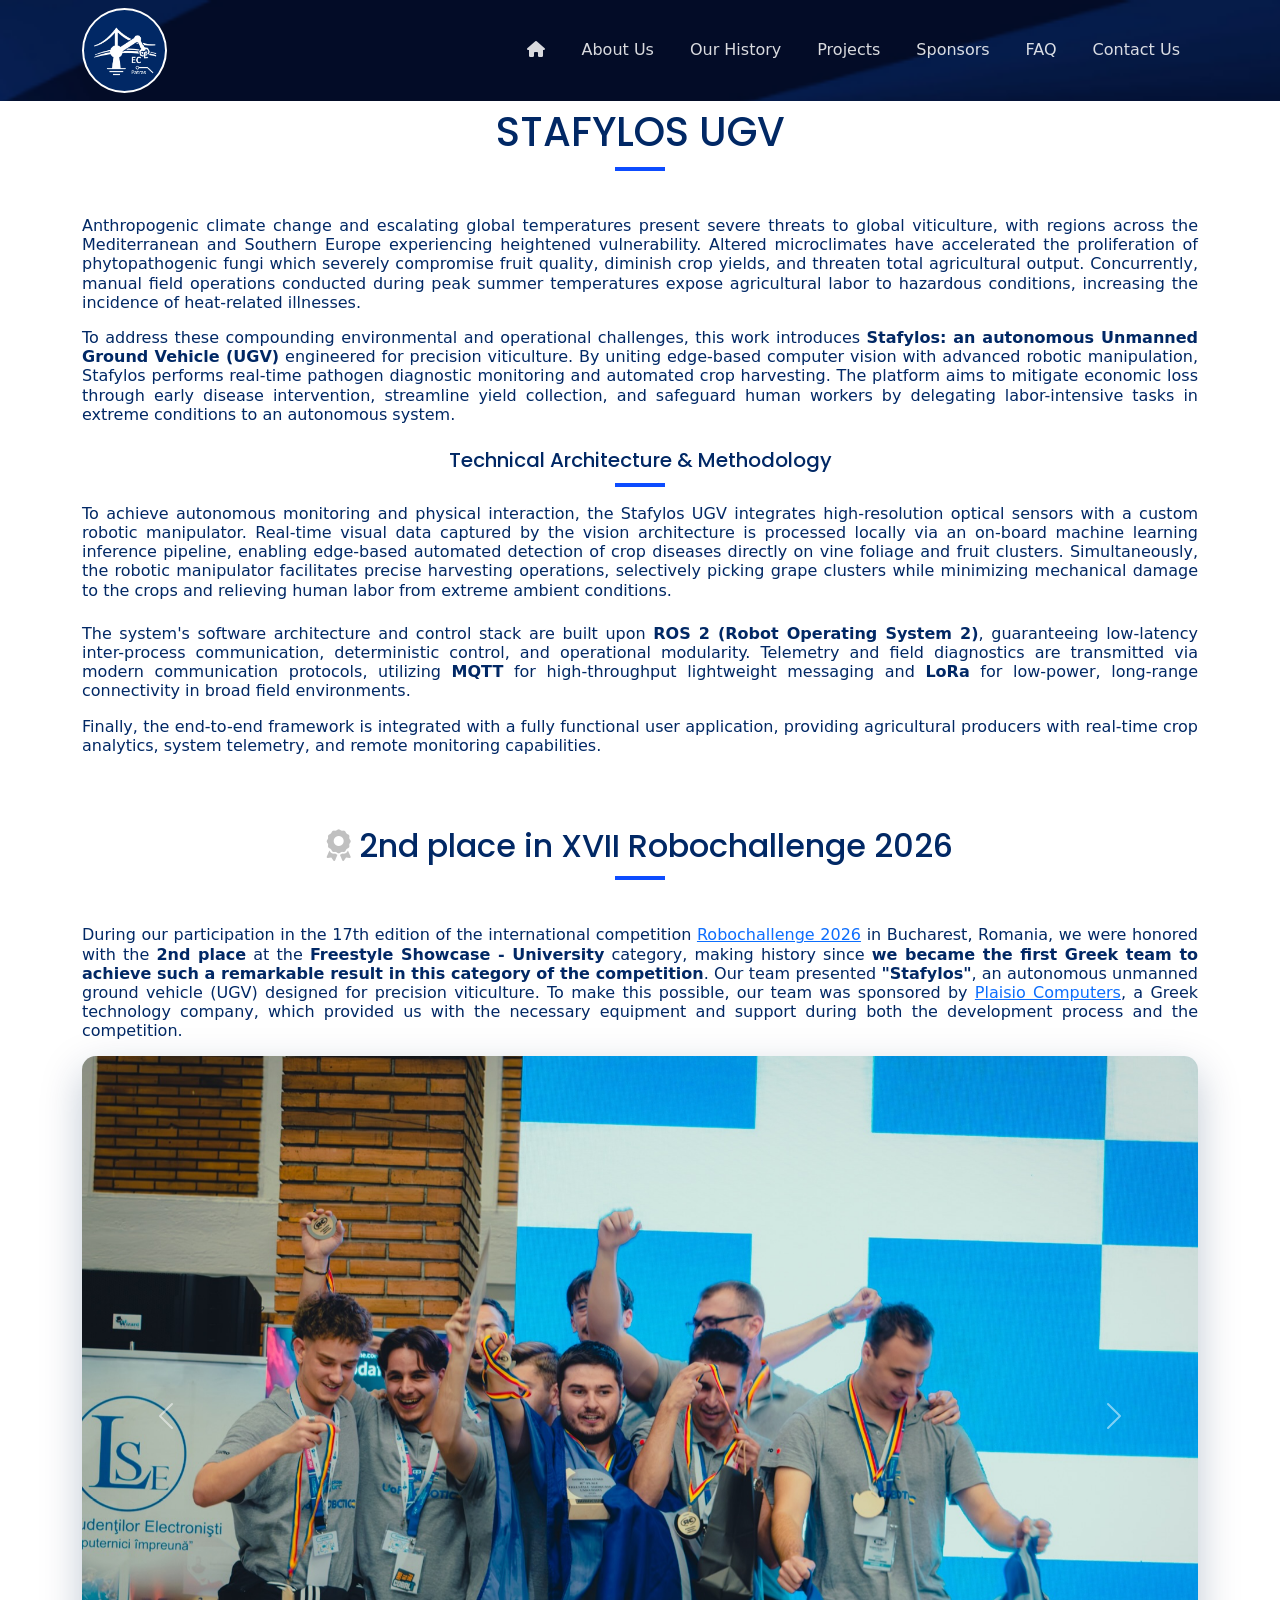
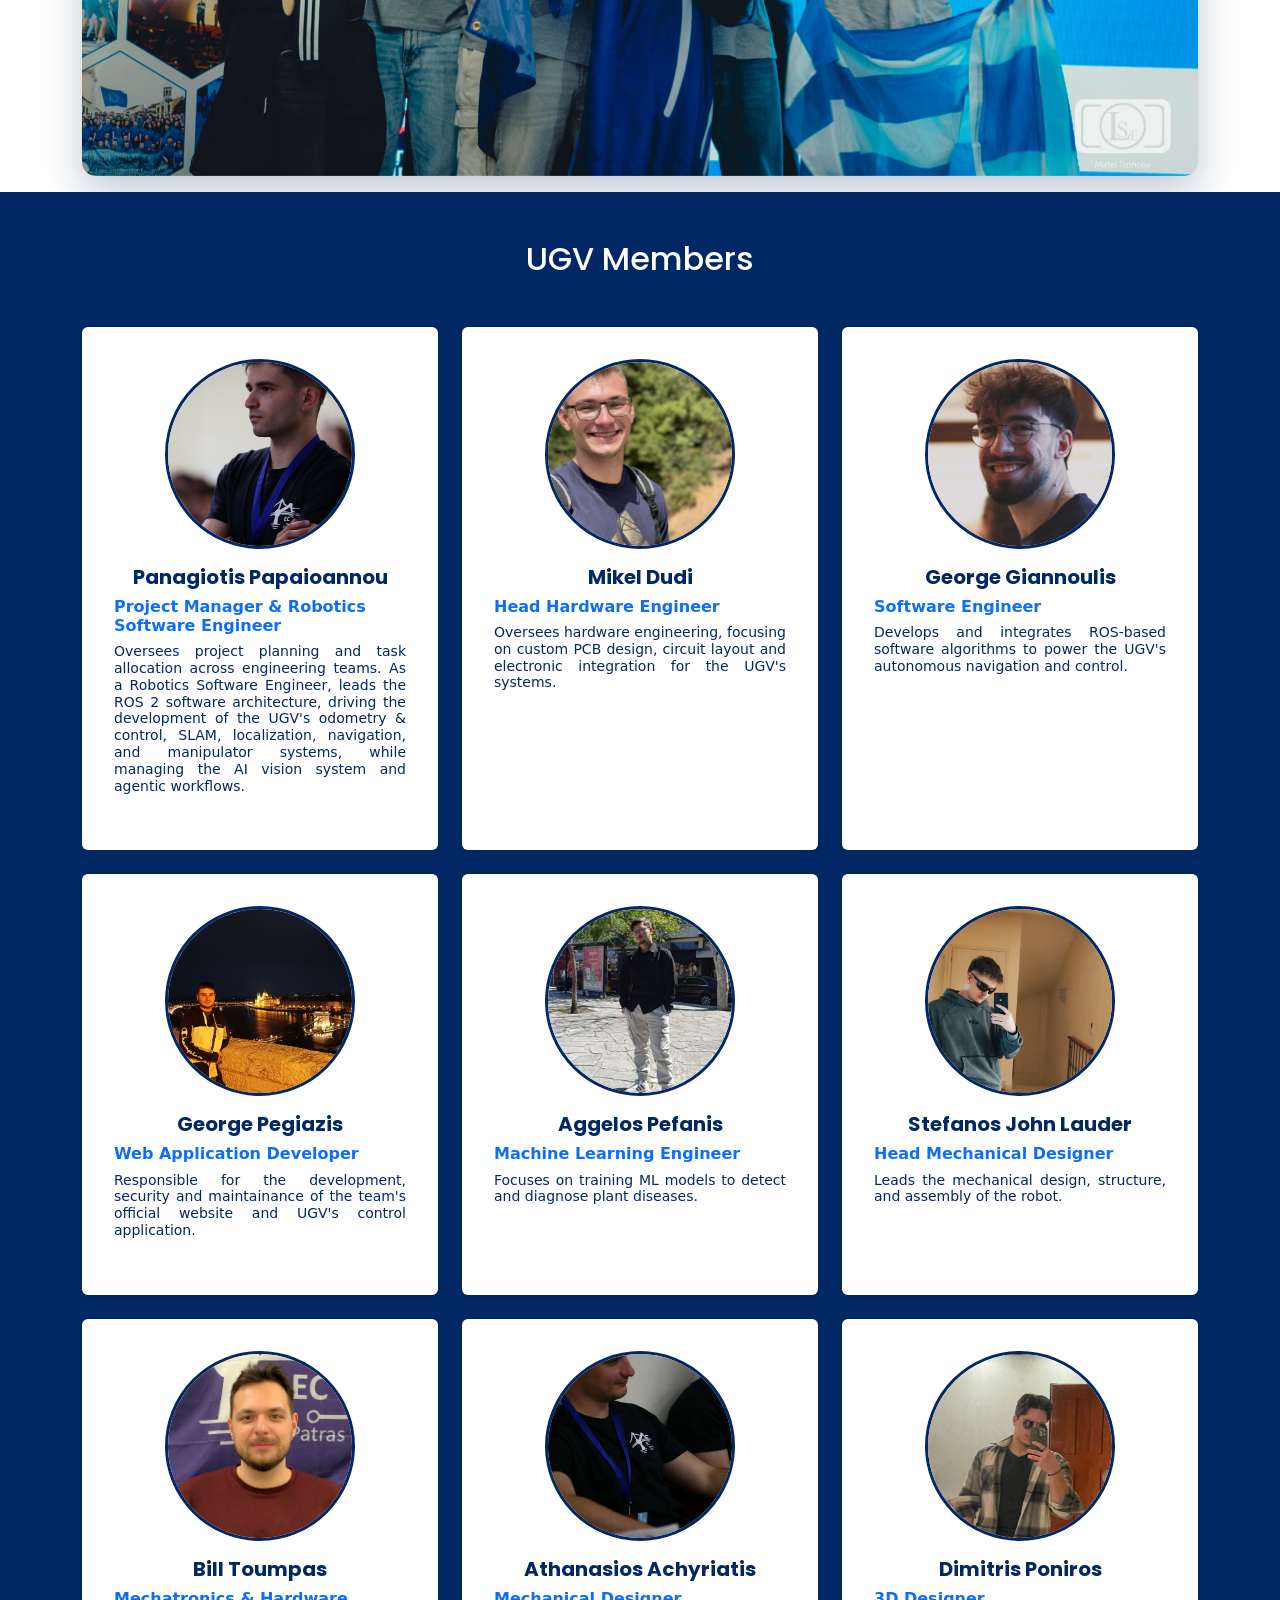
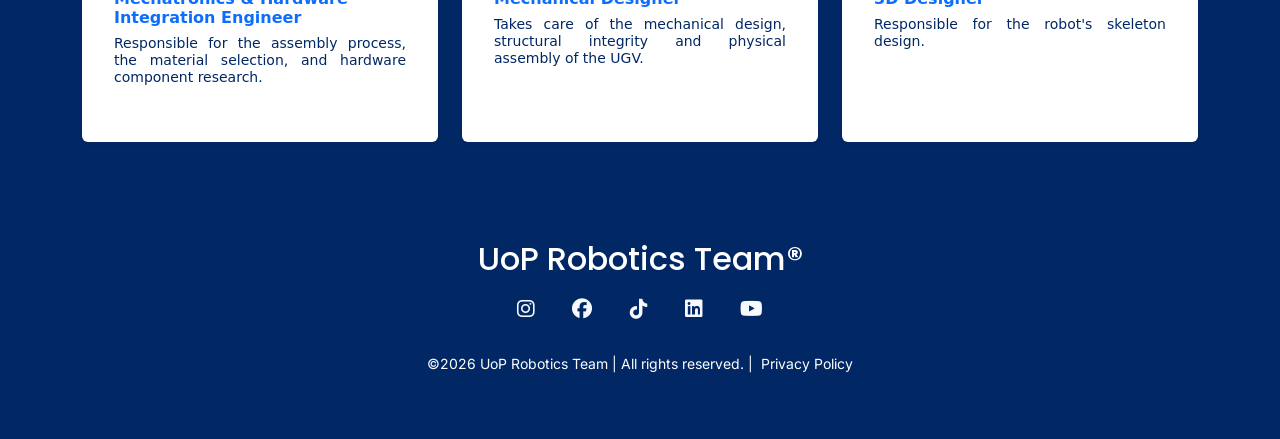
<file: projects/ugv.html>
<!DOCTYPE html>
<html lang="en" data-bs-theme="light">
    <head>
        <meta charset="UTF-8">
        <meta name="viewport" content="width=device-width, initial-scale=1.0">
        <title>UGV Project</title>
        <!--Fonts-->
        <link rel="stylesheet" href="../style.css">
        <link rel="preconnect" href="https://fonts.googleapis.com">
        <link rel="preconnect" href="https://fonts.gstatic.com" crossorigin>
        <link href="https://fonts.googleapis.com/css2?family=Inter:wght@300;400;500&family=Poppins:wght@500;600;700;800&display=swap" rel="stylesheet">
        <!--Bootstrap CSS-->
        <link href="https://cdn.jsdelivr.net/npm/bootstrap@5.3.3/dist/css/bootstrap.min.css" rel="stylesheet">
        <!--FontAwesome-->
        <link rel="stylesheet" href="https://cdnjs.cloudflare.com/ajax/libs/font-awesome/6.4.0/css/all.min.css">
        <link rel="icon" href="../assets/images/Robotics_Logo.png" type="image/x-icon">
        <script src="https://cdn.jsdelivr.net/npm/bootstrap@5.3.3/dist/js/bootstrap.bundle.min.js"></script>
        <script src="../index.js" defer></script>
    </head>
    <body data-bs-spy="scroll" data-bs-target="#navBar">
        <nav id="navBar" class="navbar navbar-expand-lg fixed-top custom-navbar navbar-dark">
            <div class="container reveal">
                <div class="photo_1">
                    <a href="../index.html#home" class="navbar-brand"><img src="../assets/images/RoboticsLogo.png" id="photo_1" alt="photo1" class="img-thumbnail" width="85"></a>
                </div>
                <button class="navbar-toggler" type="button" data-bs-target="#navbarNav" title="menu">
                    <span class="navbar-toggler-icon"></span>
                </button>
                <div class="collapse navbar-collapse justify-content-end" id="navbarNav">
                    <ul class="navbar-nav align-items-center">
                        <li class="nav-item"><a class="nav-link" href="../index.html" data-i18n="nav_home" title="Home"><i class="fas fa-home"></i></a></li>
                        <li class="nav-item"><a class="nav-link" href="../index.html#about" data-i18n="nav_about" title="About Us">About Us</a></li>
                        <li class="nav-item"><a class="nav-link" href="../index.html#history" data-i18n="nav_history" title="Our History">Our History</a></li>
                        <li class="nav-item"><a class="nav-link" href="../index.html#projects" data-i18n="nav_projects" title="Projects">Projects</a></li>
                        <li class="nav-item"><a class="nav-link" href="../index.html#sponsors" data-i18n="nav_sponsors" title="Sponsors">Sponsors</a></li>
                        <li class="nav-item"><a class="nav-link" href="../index.html#faq" data-i18n="nav_faq" title="FAQ">FAQ</a></li>
                        <li class="nav-item"><a class="nav-link" href="../index.html#contact" data-i18n="nav_contact" title="Contact Us">Contact Us</a></li>
                    </ul>
                </div>
            </div>
        </nav>
        <section id="ugv-project" class="py-5 reveal">
            <div class="container">
                <div class="row align-items-center">
                    <h1 class="section-title" data-i18n="nav_about">STAFYLOS UGV</h1>
                    <p class="medium" data-i18n="proj1_desc">
                       Anthropogenic climate change and escalating global temperatures present severe threats to global viticulture, with regions across the Mediterranean and Southern Europe experiencing heightened vulnerability. Altered microclimates
                       have accelerated the proliferation of phytopathogenic fungi which severely compromise fruit quality, diminish crop yields, and threaten total agricultural output. Concurrently, manual field operations conducted during peak 
                       summer temperatures expose agricultural labor to hazardous conditions, increasing the incidence of heat-related illnesses.

                    </p>
                    <p class="medium mb-3" data-i18n="proj1_desc">
                        To address these compounding environmental and operational challenges, this work introduces <strong>Stafylos: an autonomous Unmanned
                        Ground Vehicle (UGV)</strong> engineered for precision viticulture. By uniting edge-based computer vision with advanced robotic manipulation, 
                        Stafylos performs real-time pathogen diagnostic monitoring and automated crop harvesting. The platform aims to mitigate economic loss 
                        through early disease intervention, streamline yield collection, and safeguard human workers by delegating labor-intensive tasks in extreme 
                        conditions to an autonomous system.

                    </p>
                    <h5 class="section-subtitle text-center mb-4 mt-2">Technical Architecture & Methodology</h5>
                    <p class="medium mt-2" data-i18n="proj1_desc">
                        To achieve autonomous monitoring and physical interaction, the Stafylos UGV integrates high-resolution optical sensors with a custom robotic manipulator.
                        Real-time visual data captured by the vision architecture is processed locally via an on-board machine learning inference pipeline, enabling edge-based automated 
                        detection of crop diseases directly on vine foliage and fruit clusters. Simultaneously, the robotic manipulator facilitates precise harvesting operations, selectively 
                        picking grape clusters while minimizing mechanical damage to the crops and relieving human labor from extreme ambient conditions.
                    </p>
                    <p class="medium mt-2" data-i18n="proj1_desc">
                        The system's software architecture and control stack are built upon <strong>ROS 2 (Robot Operating System 2)</strong>, guaranteeing low-latency inter-process communication, 
                        deterministic control, and operational modularity. Telemetry and field diagnostics are transmitted via modern communication protocols, utilizing <strong> MQTT</strong> for high-throughput
                        lightweight messaging and <strong>LoRa</strong> for low-power, long-range connectivity in broad field environments.
                    </p>
                    <p class="medium">
                        Finally, the end-to-end framework is integrated with a fully functional user application, providing agricultural producers with real-time crop analytics, system telemetry, 
                        and remote monitoring capabilities.
                    </p>
                </div>
            </div>
        </section>
        <!--Tribute-->
        <section id="tribute" class="tribute reveal">
            <div class="container">
                <div class="tribute-container">
                    <h2 class="section-title mt-2 reveal" data-i18n="nav_tribute"><i class="fa-solid fa-award me-2" style="color: silver;"></i>2nd place in XVII Robochallenge 2026</h2>
                    <p class="reveal" data-i18n="tribute_text">During our participation in the 17th edition of the international competition <a href="https://robochallenge.ro/" target="_blank" rel="noopener noreferrer">Robochallenge 2026</a> in Bucharest, Romania, we were honored with the <strong>2nd place</strong> at the <strong>Freestyle Showcase - University</strong> category, making history 
                    since <strong>we became the first Greek team to achieve such a remarkable result in this category of the competition</strong>. Our team presented <strong>"Stafylos"</strong>, an autonomous unmanned ground vehicle (UGV) designed for precision viticulture. To make this possible, our 
                    team was sponsored by <a href="https://www.plaisio.gr/" target="_blank" rel="noopener noreferrer">Plaisio Computers</a>, a Greek technology company, which provided us with the necessary equipment and support during both the development process and the competition.
                    </p>
                </div>
                <div id="tributeCarousel" class="carousel slide mb-3" data-bs-ride="carousel">
                    <div class="carousel-inner">
                        <div class="carousel-item active">
                            <img src="../assets/images/2nd_place_award_ceremony.jpeg" class="d-block w-100" alt="Tribute Image 1">
                        </div>
                        <div class="carousel-item">
                            <img src="../assets/images/Group_photo.jpg" class="d-block w-100" alt="Tribute Image 2">
                        </div>
                        <div class="carousel-item">
                            <img src="../assets/images/Stafylos.jpg" class="d-block w-100" alt="Tribute Image 2">
                        </div>
                        <div class="carousel-item">
                            <img src="../assets/images/UPB.jpg" class="d-block w-100" alt="Tribute Image 3">
                        </div>
                    </div>
                    <button class="carousel-control-prev" type="button" data-bs-target="#tributeCarousel" data-bs-slide="prev">
                        <span class="carousel-control-prev-icon" aria-hidden="true"></span>
                        <span class="visually-hidden">Previous</span>
                    </button>
                    <button class="carousel-control-next" type="button" data-bs-target="#tributeCarousel" data-bs-slide="next">
                        <span class="carousel-control-next-icon" aria-hidden="true"></span>
                        <span class="visually-hidden">Next</span>
                    </button>
                </div>
            </div>    
        </section>
        <!--Project Members-->
        <section id="project-team-ugv" class="py-5">
            <div class="container reveal">
                <h2 class="text-center mb-5">UGV Members</h2>
                <div class="row g-4 justify-content-center">
                    <div class="col-lg-4 col-mb-6 reveal active">
                        <div class="card team-member-card h-100 shadow-sm border-0 p-3">
                            <img src="../assets/images/Panagiotis.JPG" alt="member" class="rounded-circle mx-auto mt-3">
                            <div class="card-body text-center">
                                <h5 class="card-title fw-bold">Panagiotis Papaioannou</h5>
                                <p class="mb-2 fw-bold text-primary text-start">Project Manager & Robotics Software Engineer</p>
                                <p class="small justify-content mb-4">Oversees project planning and task allocation across engineering teams. As a Robotics Software Engineer, leads the ROS 2 software architecture, driving the development of the UGV's odometry & control, SLAM, localization, navigation, and manipulator systems, 
                                while managing the AI vision system and agentic workflows.</p>
                            </div>
                        </div>
                    </div>
                    <div class="col-lg-4 col-mb-6 reveal active">
                        <div class="card team-member-card h-100 shadow-sm border-0 p-3">
                            <img src="../assets/images/Mikel_Dudi.jpg" alt="member" class="rounded-circle mx-auto mt-3">
                            <div class="card-body text-center">
                                <h5 class="card-title fw-bold">Mikel Dudi</h5>
                                <p class="mb-2 fw-bold text-primary">Head Hardware Engineer</p>
                                <p class="small justify-content mb-4">Oversees hardware engineering, focusing on custom PCB design, circuit layout and electronic integration for the UGV's systems.</p>
                            </div>
                        </div>
                    </div>
                    <div class="col-lg-4 col-mb-6 reveal active">
                        <div class="card team-member-card h-100 shadow-sm border-0 p-3">
                            <img src="../assets/images/Giannoulis.jpg" alt="member" class="rounded-circle mx-auto mt-3">
                            <div class="card-body text-center">
                                <h5 class="card-title fw-bold">George Giannoulis</h5>
                                <p class="mb-2 fw-bold text-primary">Software Engineer</p>
                                <p class="small justify-content mb-4">Develops and integrates ROS-based software algorithms to power the UGV's autonomous navigation and control.</p>
                            </div>
                        </div>
                    </div>
                    <div class="col-lg-4 col-mb-6 reveal active">
                        <div class="card team-member-card h-100 shadow-sm border-0 p-3">
                            <img src="../assets/images/pegiazis.jpg" alt="member" class="rounded-circle mx-auto mt-3">
                            <div class="card-body text-center">
                                <h5 class="card-title fw-bold">George Pegiazis</h5>
                                <p class="mb-2 fw-bold text-primary">Web Application Developer</p>
                                <p class="small justify-content mb-4">Responsible for the development, security and maintainance of the team's official website and UGV's control application.</p>
                            </div>
                        </div>
                    </div>
                    <div class="col-lg-4 col-mb-6 reveal active">
                        <div class="card team-member-card h-100 shadow-sm border-0 p-3">
                            <img src="../assets/images/pefanis.jpg" alt="member" class="rounded-circle mx-auto mt-3">
                            <div class="card-body text-center">
                                <h5 class="card-title fw-bold">Aggelos Pefanis</h5>
                                <p class="mb-2 fw-bold text-primary">Machine Learning Engineer</p>
                                <p class="small justify-content mb-4">Focuses on training ML models to detect and diagnose plant diseases.</p>
                            </div>
                        </div>
                    </div>
                    <div class="col-lg-4 col-mb-6 reveal active">
                        <div class="card team-member-card h-100 shadow-sm border-0 p-3">
                            <img src="../assets/images/Stefen_Lauder.jpg" alt="member" class="rounded-circle mx-auto mt-3">
                            <div class="card-body text-center">
                                <h5 class="card-title fw-bold">Stefanos John Lauder</h5>
                                <p class="mb-2 fw-bold text-primary">Head Mechanical Designer</p>
                                <p class="small justify-content mb-4">Leads the mechanical design, structure, and assembly of the robot.</p>
                            </div>
                        </div>
                    </div>
                    <div class="col-lg-4 col-mb-6 reveal active">
                        <div class="card team-member-card h-100 shadow-sm border-0 p-3">
                            <img src="../assets/images/Basilis.jpg" alt="member" class="rounded-circle mx-auto mt-3">
                            <div class="card-body text-center">
                                <h5 class="card-title fw-bold">Bill Toumpas</h5>
                                <p class="mb-2 fw-bold text-primary text-start">Mechatronics & Hardware Integration Engineer</p>
                                <p class="small justify-content mb-4">Responsible for the assembly process, the material selection, and hardware component research.</p>
                            </div>
                        </div>
                    </div>
                    <div class="col-lg-4 col-mb-6 reveal active">
                        <div class="card team-member-card h-100 shadow-sm border-0 p-3">
                            <img src="../assets/images/sakis_tolis.jpg" alt="member" class="rounded-circle mx-auto mt-3">
                            <div class="card-body text-center">
                                <h5 class="card-title fw-bold">Athanasios Achyriatis</h5>
                                <p class="mb-2 fw-bold text-primary">Mechanical Designer</p>
                                <p class="small justify-content mb-4">Takes care of the mechanical design, structural integrity and physical assembly of the UGV.</p>
                            </div>
                        </div>
                    </div>
                    <div class="col-lg-4 col-mb-6 reveal active">
                        <div class="card team-member-card h-100 shadow-sm border-0 p-3">
                            <img src="../assets/images/poniros.jpg" alt="member" class="rounded-circle mx-auto mt-3">
                            <div class="card-body text-center">
                                <h5 class="card-title fw-bold">Dimitris Poniros</h5>
                                <p class="mb-2 fw-bold text-primary">3D Designer</p>
                                <p class="small justify-content mb-4">Responsible for the robot's skeleton design.</p>
                            </div>
                        </div>
                    </div>
                </div>
            </div>
        </section>
        <!--Footer Section-->
         <footer id="footer">
           <div class="container text-center">
                <div class="mb-4 text-white">
                    <h2>UoP Robotics Team®</h2>
                    <a href="https://www.instagram.com/uop.robotics?igsh=MWQ4ZG8xd3BpeXg2ZQ==" title="Visit our Instagram page" rel="noopener noreferrer" target="_blank" class="btn btn-outline-primary btn-lg border-0"><i class="fa-brands fa-instagram" id="instagram"></i></a>
                    <a href="https://www.facebook.com/share/12LtqVcZXnQ/" title="Visit our Facebook page" rel="noopener noreferrer" target="_blank" class="btn btn-outline-primary btn-lg border-0"><i class="fa-brands fa-facebook" id="facebook"></i></a>
                    <a href="https://www.tiktok.com/@uoprobotics?_r=1&_t=ZN-968JbPu5ASk" title="Visit our TikTok page" rel="noopener noreferrer" target="_blank" class="btn btn-outline-primary btn-lg border-0"><i class="fa-brands fa-tiktok" id="tiktok"></i></a>
                    <a href="https://www.linkedin.com/company/uoprobotics/" title="Visit our LinkedIn page" rel="noopener noreferrer" target="_blank" class="btn btn-outline-primary btn-lg border-0"><i class="fa-brands fa-linkedin" id="linkedin"></i></a>
                    <a href="https://www.youtube.com/@UoPRoboticsTeam" title="Visit our Youtube channel" rel="noopener noreferrer" target="_blank" class="btn btn-outline-primary btn-lg border-0"><i class="fa-brands fa-youtube" id="youtube"></i></a>
                </div>
                <p class="text-white small">&copy;2026 UoP Robotics Team | All rights reserved. | <a href="../privacy_policy.html" class="text-white text-decoration-none ms-1">Privacy Policy</a>
                </p>
            </div>            
        </footer>          
    </body>
</html>
</file>
<file: style.css>
/*
 * UoP Robotics Team - Website Core
 * Copyright (C) 2026 UoP Robotics Team <roboticsteam@go.uop.gr>
 * * This program is free software: you can redistribute it and/or modify
 * it under the terms of the GNU General Public License as published by
 * the Free Software Foundation, either version 3 of the License, or
 * (at your option) any later version.
 */
*,*::before, *::after {
    box-sizing:border-box;
    margin: 0;
    padding: 0;
}
:root {
    --bg-color: #f8f9fa;
    --text-main: #012865;
    --text-muted: #555555;
    --primary-color: #012865;
    --accent-color: #0d4cff;
    --card-bg: #fefefe;
    --shadow-soft: 0 10px 30px rgba(1, 40, 85, 0.09);
    --shadow-hover: 0 15px 40px rgba(1, 40, 85, 0.25);
    --transition: all 0.8s cubic-bezier(0.25, 0.8, 0.25, 1);
}
html {
    scroll-behavior: smooth;
}
body{
    background-color:#f8f9fa; /*Fallback for older browsers*/
    background-color: var(--bg-color);
    color: #012865; /*Fallback for older browsers*/
    color: var(--text-main);
    font-family: 'Inter', sans-serif;
    overflow-x: hidden;
    line-height: 1.6;
}
h1, h2, h3, h4, h5, h6 {
    font-family: 'Poppins', sans-serif;
    color: var(--primary-color);
    font-weight: 700;
}
p {
    -webkit-hyphens: auto;
    -ms-hypens: auto;
    hyphens: auto;
}
#privacy-policy {
    margin-top: 0;
    background: whitesmoke;
    text-align: start;
}
#backHome {
    font-size: 1.7rem;
    outline-style: solid var(--text-muted) 2px;
}
#privacy-policy p, #privacy-policy ul, #privacy-policy h3, #privacy-policy h1 {
    font-family: 'Segoe UI', Tahoma, Geneva, Verdana, sans-serif;
    color: var(--primary-color);
}
#navBarPrivacy {
    background:linear-gradient(45deg, var(--accent-color) 0%, var(--primary-color) 100%, var(--text-main) 100%) !important;
}
.custom-navbar {
    -webkit-backdrop-filter: blur(10px);
    backdrop-filter: blur(10px);
    background: url('assets/images/Banner.png');
    background-size:cover;
    background-position: center;
    background-attachment: fixed; 
    background-repeat: no-repeat;
    /*background-color: rgba(1, 40, 85, 0.95) !important;*/
    padding: 15px 0;
    transition: var(--transition);
}
.navbar-brand {font-weight: 750; color: rgba(1, 40, 85, 0.95) !important;
font-size:large;}
.nav-link {color: rgba(255,255,255, 0.85)!important; 
    font-weight: 550; margin: 0 10px; cursor: pointer;
    font-size: large;
}
.nav-link:hover, .nav-link.active {
    color: #fefefe !important;}
#home {
    min-height: 100vh; display:flex; align-items:center; 
    background: linear-gradient(135deg,rgb(0, 0, 0) 10%, rgba(1, 40, 85, 0.450) 100%), url('assets/images/2nd_place_award_ceremony.jpeg');
    background-size:cover;
    background-position: center;
    background-attachment: fixed; 
    background-repeat: no-repeat;
    padding-top: 100px;
    padding-bottom: 50px;
}
.img-thumbnail {
    background-color: var(--primary-color) !important;
    box-shadow: #555555;
    border-color: var(--card-bg) !important;
}
#photo_1 {
    border-radius: 50%;
    border: 2px solid var(--card-bg) !important;
}
.hero-img {
    width: 300px; height: 300px; object-fit: cover;
    align-items: center;
    filter: brightness(1.0);
}
@media screen and (min-width: 992px) {
    .hero-img {
        margin-left: 120px;
    }
}
@media screen and (max-width: 992px) {
    #home .row {
        text-align: center;
    }
    #contactLink {
        margin-top: 20px;
    }
}
.section-title {text-align: center; margin-bottom: 60px; position: relative;}
.section-title::after{
    content: ''; width: 50px; height: 4px; background: var(--accent-color);
    position: absolute; bottom: -15px; left: 50%; transform: translateX(-50%);
}
.section-subtitle  {text-align: center; margin-bottom: 60px; position: relative; color:var(--primary-color);}
.section-subtitle::after{
    content: ''; width: 50px; height: 4px; background: var(--accent-color);
    position: absolute; bottom: -15px; left: 50%; transform: translateX(-50%);
}
#contactLink, #joinUsLink , #joinUsLink2{
    margin-bottom: 25px;
    display: inline-block;
    font-weight: 650;
    transition: var(--transition);
}
#joinUsLink {
    color: var(--accent-color); background: var(--bg-color);
}
#joinUsLink2 {
    color: var(--bg-color);
    background: linear-gradient(to left, var(--text-main), var(--accent-color));
    border: solid 2px var(--accent-color);
}
#joinUsLink2:hover{
    color: var(--primary-color);
    background: linear-gradient(to left, var(--card-bg), var(--bg-color));
    border: solid 2px var(--card-bg);
}
#learnMoreLinkBtn {
    color: var(--bg-color);
    background: linear-gradient(to left, var(--text-main), var(--accent-color));
    border: solid 3px linear-gradient(to right, var(--text-main), var(--accent-color));
    font-weight: 700;
    font-size: 1.1rem;
}
#contactLink:hover {
    color: var(--bg-color);
    cursor: pointer;
    background-color: var(--primary-color);
    border-color: var(--primary-color);
}
#joinUsLink:hover {
    color: var(--bg-color);
    cursor: pointer;
    background-color: var(--primary-color);
    border-color: var(--primary-color);
}
.about-text {
    color: var(--primary-color);
    text-align: justify;
}
#about h1, #about h3, #about h5 {
    color: var(--primary-color);
}
#location-map  h3{
    color: var(--primary-color);
    text-align:center
}
#history p, #history h2 {
    color: var(--bg-color);
}
#sponsors {
    color: var(--primary-color);
    text-align: center;
}
.left {left:0;}
.right {left:50%;}
.right::after {left: -10px;}
.content {padding: 20px 30px; background-color: white;
    position: relative; border-radius: 15px;box-shadow: var(--shadow-shoft);
    text-align: left; justify-content: center;
}
@media screen and (max-width: 768px) {
    .timeline::after{
        left: 31px;
    }
    .timeline-container {width:100%; padding-left: 70px; padding-right: 25px;}
    .timeline-container::after{left: 21px;}
    .right{left: 0%;}
}
p {
    text-align:justify;
    line-height: 1.2;
}
/*Carousel*/
.carousel {border-radius: 14px; overflow: hidden; box-shadow: var(--shadow-hover);}
.carousel-item img {
    height: 720px; object-fit: cover;
}
.skill-badge {background: var(--primary-color); color: var(--bg-color); padding: 8px 15px; 
    border-radius: 10px; margin: 5px; display: inline-block;
    font-weight: 550;
}
iframe {
        border: 0;
}
.fa-location-dot {
        color: rgba(204, 7, 7, 0.699);
}
.map-container {
    display: block;
    padding: 25px 50px;
}
.reveal {opacity: 0; transform: translateY(30px); transition: all 0.85s ease-in-out;}
.reveal.active {opacity: 1; transform: translateY(0);}
#timeline-card {
    background: var(--bg-color);
    box-shadow: var(--shadow-soft);
}
#timeline-card:hover {
    cursor: pointer;
    transition: all  1s ease-in-out;
    transform: translateY(-10px);
}
small {
    text-align: justify;
    color: var(--primary-color);
}
.content p, .tribute-container p{
    color:var(--text-main);
    -webkit-hyphens: auto;
    -ms-hypens: auto;
    hyphens: auto;
    text-align: justify;
}
.tribute-container {
    display: flex;
    flex-direction: column;
    align-items: center;
    text-align: center;
}
.tribute h2 {
    color: var(--primary-color);
}
#timeline-card-title {
    color:var(--primary-color);
}
#timeline-year {
    color: var(--text-muted);
}
/*Timeline Styling*/
.timeline {position: relative; max-width: 800px; margin: 0 auto; padding: 20px 0;}
.timeline::after {content: ''; position: absolute; width: 4px; background: var(--accent-color);
    top:0; bottom: 0; left: 50%; margin-left: -2px;
}
.timeline-container {
    padding: 10px 40px; position: relative; width: 50%;
}
.history{
    background:linear-gradient(135deg, rgba(0, 0, 0, 0.6) 10%, rgba(1, 40, 85, 0.450) 100%), url('assets/images/Banner.png');
    background-size:cover;
    background-position: center;
    background-attachment: fixed; 
    background-repeat: no-repeat;
}
.timeline-container::after {
    content: ''; position: absolute; width: 20px; height: 20px; 
    right: -10px; background-color: var(--accent-color);;
    border: 4px solid var(--card-bg);
    top:15px;
    border-radius: 50%;
    z-index: 1;
}
.team-member-card img {
    border: 3px solid;
    border-color: var(--primary-color) !important;
}
/*Marquee Styling*/
.tech-marquee-container {
    overflow:hidden;
    background-color: var(--text-main);
    color: var(--card-bg);
    padding: 20px 0;
    white-space: nowrap;
}
.tech-marquee {
    display: inline-block;
    animation: marquee 30s linear infinite;
}
.tech-marquee span {
    display: inline-flex;
    align-items: center;
    gap: 10px;
    font-family: 'Inter', sans-serif;
    font-size: 1.0rem;
    font-weight: 400;
    margin: 0 40px;
    text-transform: uppercase;
}
.sponsors-marquee-container {
    overflow: hidden;
    background: var(--card-bg);
    padding: 20px 0;
    white-space: nowrap;
}
.sponsors-marquee{
    display: flex;
    align-items: center;
    width: max-content;
    animation: marquee 30s linear infinite;
}
.sponsors-marquee span {
    display: flex;
    align-items: center;
    justify-content: center;
    flex-shrink: 0;
    margin: 0 40px;
}
.sponsors-marquee img {
    height: 100px;
    width: auto;
    filter: grayscale(15%);
    transition: var(--transition);
}
.sponors-marquee img:hover {
    filter: grayscale(0%);
}
.platinum-sponsor {
    display: flex;
    flex-direction: column;
    align-items: center;
    margin-bottom: 25px;
}
@keyframes marquee {
    from { transform: translateX(0);}
    to { transform: translateX(-50%);}
}
.history h2, .members h2 {
    color: rgba(1, 40, 85, 0.95);
}
.members p {
    color:rgba(1, 40, 85, 0.95);
    text-align: center;
}
.members {
    background-color: var(--bg-color);
}
#projectCard img {
    object-fit: cover;
    height: 200px;
    width: 100%;
    border: var(--accent-color) 8px solid;
    margin-bottom: 10px;
}
#projectCard i, #projectCard span ,  #memberCard span{
    position: absolute; top: 15px; right: 15px; background: white;
    width: 40px; height: 40px;border-radius: 50%; display: flex;
    align-items: center;justify-content: center; color: var(--accent-color);
    box-shadow:0 4px 10px rgba(0, 0, 0, 0.15);
    border-color: var(--primary-color);
    border: 2px solid;
}
#projectCard h5 {
    color: var(--primary-color);
    text-align: center;
    font-size: medium;
    font-weight: 200;
}
#projectCard p {
    text-align:justify;
    line-height: 1.05;
}
#projectCard {
    display: flex;
    flex-direction: column;
    height: 100%;
    position: relative;
}
#projectCard .btn {
    width: fit-content;
    min-width: 140px;
    font-weight: 700;
    align-self: center;
    padding-left: 1.25rem;
    padding-right: 1.25rem;
}
#projectCard a {
    font-weight: 500;
}
#privacyCard {
    display:flex;
    box-shadow: var(--shadow-shoft);
}
#projects {
    background: linear-gradient(135deg, rgba(0, 0, 0, 0.6) 10%, rgba(1, 40, 85, 0.450) 100%), 
    url('assets/images/Banner.png');
    background-size:cover;
    background-position: center;
    background-attachment: fixed; 
    background-repeat: no-repeat;
    padding: 25px 50px;
}
#ares-project, #line-scout-project, #kenderis-project, #ugv-project {
    padding: 25px 50px;
    margin-top: 60px;
}
#ares { 
    border-bottom:#0d4cff solid 2px;
    border-radius: 5%;
    height: auto;
    align-self: center;
    justify-content: center;
    box-shadow:0 4px 10px rgba(0, 0, 0, 0.15);
    max-width: 100%;
}
.card-title.fw-bold {
    color: var(--primary-color);
}
.mb-2 {
    color: var(--primary-color);
}
.small.justify-content.mb-4 {
    color: var(--primary-color);
}
.rounded-circle.mx-auto.mt-3 {
    width:190px;height:190px;object-fit: cover;
}
.img-fluid {
    justify-content: center;
}
.medium {
    color: var(--primary-color);
}
#project-team-ares h2, #project-team-line-scout h2, #project-team-kenderis h2 ,
#project-team-ugv h2{
    color: var(--card-bg);
}
#memberCard .row > [class*="col-"] {
    display: flex;
}

#memberCard img, .team-member-card img {
   border-color: solid 3px linear-gradient(45deg, var(--accent-color) 0%, var(--primary-color) 100%, var(--text-main) 100%);
}
#memberCard img {
    width: 160px;
    height: 160px;
    aspect-ratio: 1/1;
    border-radius: 50% !important;
    object-fit: cover;
    object-position: center;
    border-color: var(--accent-color);
    border: 3px solid;
}

#memberCard .card-body {
    display: flex;
    flex-direction: column;
    justify-content: center;
    width: 100%;
}

#memberCard {
    display: flex;
    flex-direction: column;
    width: 100%;
    height: 100%;
    background-color: var(--bg-color);
    box-shadow: var(--shadow-soft);
    transition: var(--transition);
    border: none;
    border-radius: 16px;
    align-items: center;
    justify-content: center;
}
#memberCard h4 {
    color:var(--text-main);
    font-size: 1.2rem;
}
#memberCard img {
    border-radius: 50%;
    width: 160px;
    height: 160px;
    object-fit: cover;
}


#ares-project h1, #line-scout-project h1, #kenderis-project h1, #ugv-project h1 {
    color: var(--primary-color);
}
.team-member-card {
    background-color: var(--card-bg);
    transition: var(--transition);
}
.team-member-card:hover{
    transform: translateY(-10px);
    box-shadow: var(--shadow-hover) !important;
}
#project-team-ares {
    background: #012865 url('assets/images/aris.jpg');
    background-size:cover;
    background-position: center;
    background-attachment: fixed; 
    background-repeat: no-repeat;
}
#project-team-line-scout {
    background: #012865 url('assets/images/line_follower_new.png');
    background-size:cover;
    background-position: center;
    background-attachment: fixed; 
    background-repeat: no-repeat;
}
#project-team-kenderis {
    background: #012865 url('assets/images/Kenderis_new.png');
    background-size: cover;
    background-position: center;
    background-attachment: fixed;
    background-repeat: no-repeat;
}
#project-team-ugv {
    background: #012865 url('assets/images/Stafylos.jpg');
    background-size: cover;
    background-position: center;
    background-attachment: fixed;
    background-repeat: no-repeat;
}
footer p{
    text-align: center;
    font-family: 'Inter', sans-serif;
}
#footer {
    background-color: #012865 !important;
    padding: 50px 0;
}
footer a, footer i {
    color: var(--bg-color);
}
/*FAQs Styling*/
.faq {
    background: var(--card-bg);
    color: var(--primary-color);
    text-align: justify;
    line-height: 1.25;
    font-weight: 100;
    font-size: 1.0rem;
    padding: 25px 50px;
}
#faq h2 {
    color: var(--primary-color);
    text-align: center;
}
.accordion  {
    color: var(--bg-color);
    background-color: var(--primary-color);
    font-family: 'Inter', sans-serif;
    font-weight: bold;
    font-size: 0.75rem;
}
.accordion-body, .accordion-header {
    color: #012865 !important;
    background-color: var(--card-bg) !important;
}
/*Contact Form*/
.contact-form { 
    padding: 55px; 
    border-radius: 24px; 
    max-width: 850px;
    margin: auto;
    box-shadow: var(--shadow-soft); 
    background: #f8f9fa;
    color:var(--primary-color);
    align-items: center;
    justify-content: center;
}
.contact-form .mb-3 {
    margin-bottom:1.4rem !important;
}
.contact-form button {
    min-width: 140px;
    padding: 4px 10px;
    font-weight: 600;
    align-items: center;
    justify-content: center;
}
#contact {
    background: linear-gradient(135deg, rgba(0,0,0,0.15) 10%, rgba(1, 40, 85, 0.670) 100%),
    url('assets/images/robotic_arena_2026.jpg');
    background-size:cover;
    background-position: center;
    background-attachment: fixed; 
    background-repeat: no-repeat;
    padding: 25px 50px;
}
#contact h2 {
    color: var(--bg-color);
    text-align: center;
}
.social-media a{
    font-size: medium;

}
.form-control { 
    border-radius: 12px; 
    padding: 5px 12px; 
    border: 1px solid #e9ecef; 
    margin-bottom: 10px; 
    font-size: 1rem;
    align-items: flex-start;
    width: 100%; 
    box-sizing: border-box;
}
.form-control input {
    width: 100%;
    display: flex;
    align-items: flex-start;
    justify-content: flex-start;
}
/* Mobile & Tablet Responsiveness */
@media screen and (max-width: 992px) {
    .hero-img {
        margin-left: auto;
        margin-right: auto;
        margin-top: 30px;
        margin-bottom: 20px;
        width: 250px;
        height: 250px;
    }
    #home {
        background-attachment: scroll;
    }
    #ares-project, #line-scout-project, #kenderis-project, #ugv-project {
        padding: 25px 15px;
        margin-top: 40px;
        margin-bottom: 30px;
    }
    #ares {
        margin: 20px auto;
    }
    .carousel-item img {
        height: 350px;
    }
}
@media screen and (max-width: 768px) {
    .timeline::after {
        left: 31px;
    }
    .timeline-container {
        width: 100%;
        padding-left: 70px;
        padding-right: 25px;
    }
    .timeline-container::after {
        left: 21px;
    }
    .right {
        left: 0%;
    }
    .carousel-item img {
        height: 250px;
    }
    #projects, #project-team-ares, .history {
        background-attachment: scroll;
    }
    #ares-project, #line-scout-project, #kenderis-project, #ugv-project {
        margin-top: 80px;
        padding: 90px 16px 20px;
    }
    .timeline {
        padding: 10px 0;
    }
    #contact {
        padding: 20px 12px;
        background-attachment: scroll;
    }
    .contact-form {
        padding: 22px 16px;
        border-radius: 18px;
    }
    #contact .col-lg-8 {
        width: 100%;
        max-width: 100%;
    }
    .form-control {
        padding: 14px 16px;
        font-size: 1rem;
        margin-bottom: 12px;
    }
    .contact-form .mb-3 {
        margin-bottom: 1rem !important;
    }
    .contact-form button {
        width: 100%;
        min-width: 0;
        font-weight: bold;
    }
    .form-check-label {
        font-size: 0.9rem;
        line-height: 1.5;
    }
    .social-media a {
        margin: 4px;
    }
    #backhome a{
        align-items:center;
        justify-content: center;
    }
}
</file>
